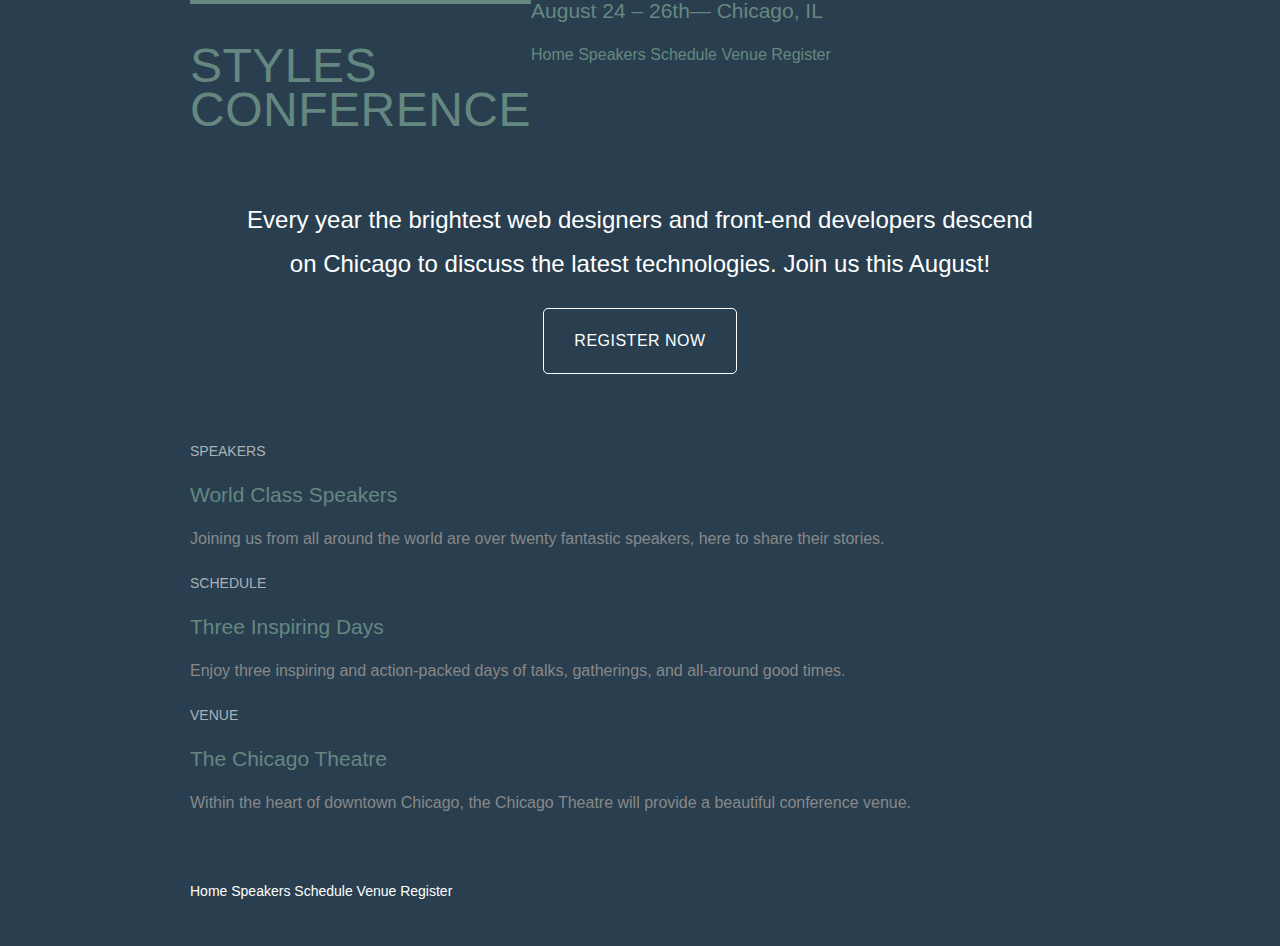
<file: index.html>
<!DOCTYPE html>
<html lang="en">
	<head>
		<meta charset="utf-8">
		<title>Styles Conference!</title>
		<link rel="stylesheet" href="assets/stylesheets/main.css">
	</head>
	<body>

		<header class="container group">
			<h1 class="logo"><a href="index.html">Styles <br> Conference</a></h1>
			<h3> August 24 &ndash; 26th&mdash; Chicago, IL </h3>

			<nav>
				<a href="index.html">Home</a>
				<a href="speakers.html">Speakers</a>
				<a href="schedule.html">Schedule</a>
				<a href="Venue.html">Venue</a>
				<a href="register.html">Register</a>
			</nav>

		</header>


		<section class="hero container">
			
			<p>Every year the brightest web designers and front-end developers descend on Chicago to discuss the latest technologies. Join us this August!</p>

			<a href="register.html" class="btn btn-alt">Register Now </a>
		</section><!--
		--><section class="container">
			<section>
				<a href="speakers.html">
					<h5>Speakers</h5>
					<h3>World Class Speakers</h3>
				</a>
				<p>Joining us from all around the world are over twenty fantastic speakers, here to share their stories.</p>
			</section><!--
		--><section>
				<a href="schedule.html">
					<h5>Schedule</h5>
					<h3>Three Inspiring Days</h3>
				</a>
				<p>Enjoy three inspiring and action-packed days of talks, gatherings, and all-around good times.</p>
			</section><!--
		--><section>
				<a href="venue.html">
					<h5>Venue</h5>
					<h3>The Chicago Theatre</h3>
				</a>
				<p> Within the heart of downtown Chicago, the Chicago Theatre will provide a beautiful conference venue.
				</p>
			</section><!--
		--></section>

		<footer class="primary-footer container group">
			<nav>
				<a href="index.html">Home</a>
				<a href="speakers.html">Speakers</a>
				<a href="schedule.html">Schedule</a>
				<a href="Venue.html">Venue</a>
				<a href="register.html">Register</a>
			</nav>
		</footer>
	</body>
</html>
</file>
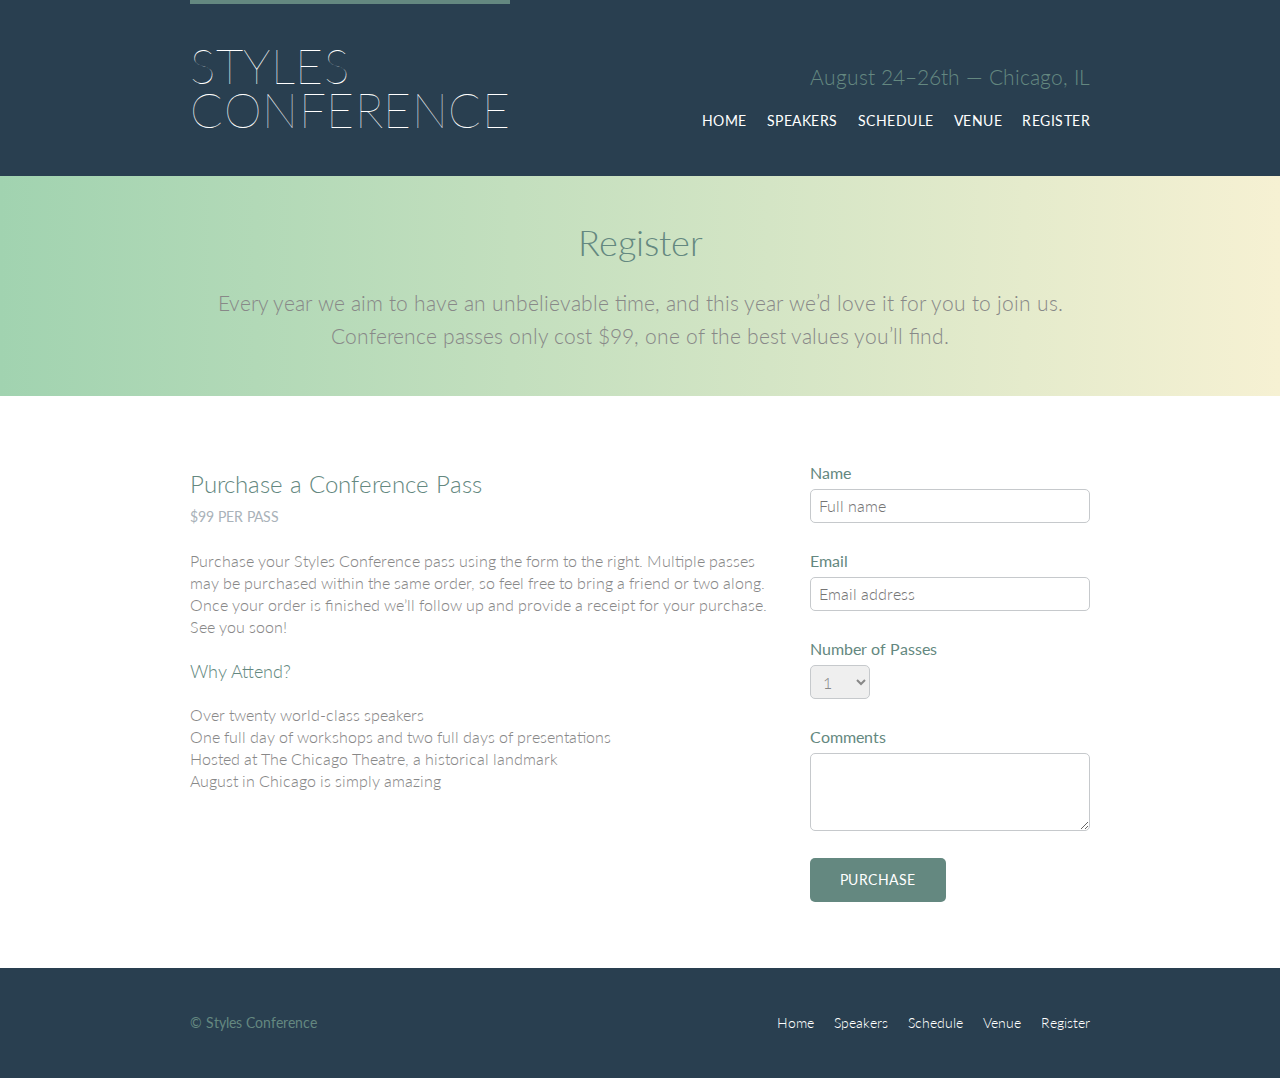
<file: register.html>
<!DOCTYPE html>
<html lang="en">

  <head>
    <meta charset="utf-8">
    <title>Register - Styles Conference</title>
    <link rel="stylesheet" href="assets/stylesheets/main.css">
    <link rel="stylesheet" href="http://fonts.googleapis.com/css?family=Lato:100,300,400">
  </head>

  <body>

     

    <header class="primary-header container group">
      <h1 class="logo">
        <a href="index.html">Styles <br> Conference</a>
      </h1>
      <h3 class="tagline">August 24&ndash;26th &mdash; Chicago, IL</h3>
      <nav class="nav primary-nav">
        <ul>
          <li><a href="index.html">Home</a></li><!--
          --><li><a href="speakers.html">Speakers</a></li><!--
          --><li><a href="schedule.html">Schedule</a></li><!--
          --><li><a href="venue.html">Venue</a></li><!--
          --><li><a href="register.html">Register</a></li>
        </ul>
      </nav>
    </header>




    <section class="row-alt">
      <div class="lead container">
        <h1>Register</h1>
        <p>Every year we aim to have an unbelievable time, and this year we&#8217;d love it for you to join us. Conference passes only cost $99, one of the best values you&#8217;ll find.</p>
      </div>
    </section>
        <section class="row">
          <div class="grid">
            <section class="col-2-3">

                <h2>Purchase a Conference Pass</h2>
                <h5>$99 per Pass</h5>
                <p>Purchase your Styles Conference pass using the form to the right. Multiple passes may be purchased within the same order, so feel free to bring a friend or two along. Once your order is finished we&#8217;ll follow up and provide a receipt for your purchase. See you soon!</p>
                <h4>Why Attend?</h4>
                <ul class="why-attend">
                <li>Over twenty world-class speakers</li>
                  <li>One full day of workshops and two full days of presentations</li>
                  <li>Hosted at The Chicago Theatre, a historical landmark</li>
                  <li>August in Chicago is simply amazing</li>
                </ul>
            </section><!--
            --><form class="col-1-3" action="#" method="post">
                    <fieldset class="register-group">
                      <label>
                        Name
                        <input type="text" name="name" placeholder="Full name" required>
                      </label>
                      <label>
                        Email
                        <input type="email" name="email" placeholder="Email address" required>
                      </label>
                      <label>
                        Number of Passes
                        <select name="quantity" required>
                          <option value="1" selected>1</option>
                          <option value="2">2</option>
                          <option value="3">3</option>
                          <option value="4">4</option>
                          <option value="5">5</option>
                        </select>
                      </label>
                      <label>
                        Comments
                        <textarea name="comments"></textarea>
                      </label>
                    </fieldset>
                    <input class="btn btn-default" type="submit" name="submit" value="Purchase">
            </form>
          </div>
        </section>
    <footer class="primary-footer container group">
      <small>&copy; Styles Conference</small>
      <nav class="nav">
        <ul>
          <li><a href="index.html">Home</a></li><!--
          --><li><a href="speakers.html">Speakers</a></li><!--
          --><li><a href="schedule.html">Schedule</a></li><!--
          --><li><a href="venue.html">Venue</a></li><!--
          --><li><a href="register.html">Register</a></li>
        </ul>
      </nav>
    </footer>
  </body>
</html>
</file>
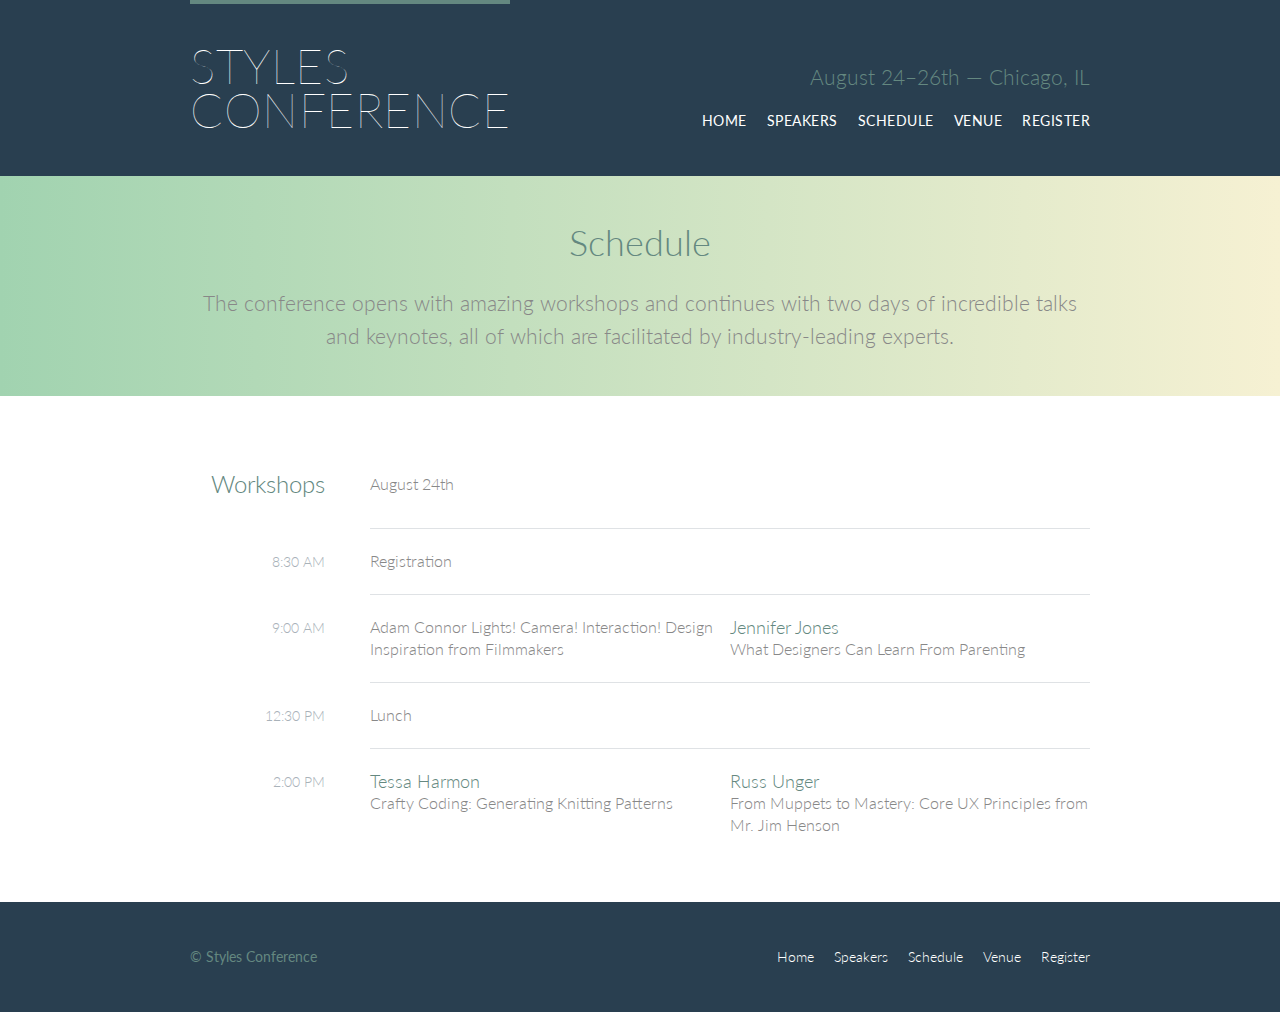
<file: schedule.html>
<!DOCTYPE html>
<html lang="en">

  <head>
    <meta charset="utf-8">
    <title>Schedule - Styles Conference</title>
    <link rel="stylesheet" href="assets/stylesheets/main.css">
    <link rel="stylesheet" href="http://fonts.googleapis.com/css?family=Lato:100,300,400">
  </head>

  <body>

    <header class="primary-header container group">

      <h1 class="logo">
        <a href="index.html">Styles <br> Conference</a>
      </h1>

      <h3 class="tagline">August 24&ndash;26th &mdash; Chicago, IL</h3>

      <nav class="nav primary-nav">
        <ul>
          <li><a href="index.html">Home</a></li><!--
          --><li><a href="speakers.html">Speakers</a></li><!--
          --><li><a href="schedule.html">Schedule</a></li><!--
          --><li><a href="venue.html">Venue</a></li><!--
          --><li><a href="register.html">Register</a></li>
        </ul>
      </nav>

    </header>
    <section class="row-alt">
      <div class="lead container">

        <h1>Schedule</h1>

        <p>The conference opens with amazing workshops and continues with two days of incredible talks and keynotes, all of which are facilitated by industry-leading experts.</p>

      </div>
    </section>

    <section class="row">
      <div class="container">

         <table>
      <thead>
        <tr>
          <th scope="row">
            Workshops
          </th>
          <td class="schedule-offset" colspan="2">
            August 24th
          </td>
        </tr>
      </thead>
      <tbody>
        <tr>
          <th scope="row">
            <time datetime="8:30:00">8:30 AM</time>
          </th>
          <td class="schedule-offset" colspan="2">
            Registration
          </td>
        </tr>
        <tr>
          <th scope="row">
            <time datetime="9:00:00">9:00 AM</time>
          </th>
          <td>
            <a href="speakers.html#adam-connor">
              <t4>Adam Connor</t4>
              Lights! Camera! Interaction! Design Inspiration from Filmmakers
            </a>
          </td>
          <td>
            <a hreff="speakers.html#jennifer-jones">
              <h4>Jennifer Jones</h4>
              What Designers Can Learn From Parenting
            </a>
          </td>
        </tr>
        <tr> 
          <th scope="row">
            <time datetime="12:30:00">12:30 PM</time>
          </th>
          <td class="schedule-offset" colspan="2">
            Lunch
          </td>
        </tr>
        <tr>
          <th scope="row">
            <time datetime="14:00">2:00 PM</time>
          </th>
          <td>
            <a hre="speakers.html#tessa-harmon">
              <h4>Tessa Harmon</h4>
              Crafty Coding: Generating Knitting Patterns
            </a>
          </td>
          <td>
            <a href="speakers.html#russ-unger">
              <h4>Russ Unger</h4>
              From Muppets to Mastery: Core UX Principles from Mr. Jim Henson
            </a>
          </td>
        </tr>
      </tbody>
    </table>

      </div>
    </section>

    <footer class="primary-footer container group">

      <small>&copy; Styles Conference</small>

      <nav class="nav">
        <ul>
          <li><a href="index.html">Home</a></li><!--
          --><li><a href="speakers.html">Speakers</a></li><!--
          --><li><a href="schedule.html">Schedule</a></li><!--
          --><li><a href="venue.html">Venue</a></li><!--
          --><li><a href="register.html">Register</a></li>
        </ul>
      </nav>

    </footer>

  </body>
</html>
</file>
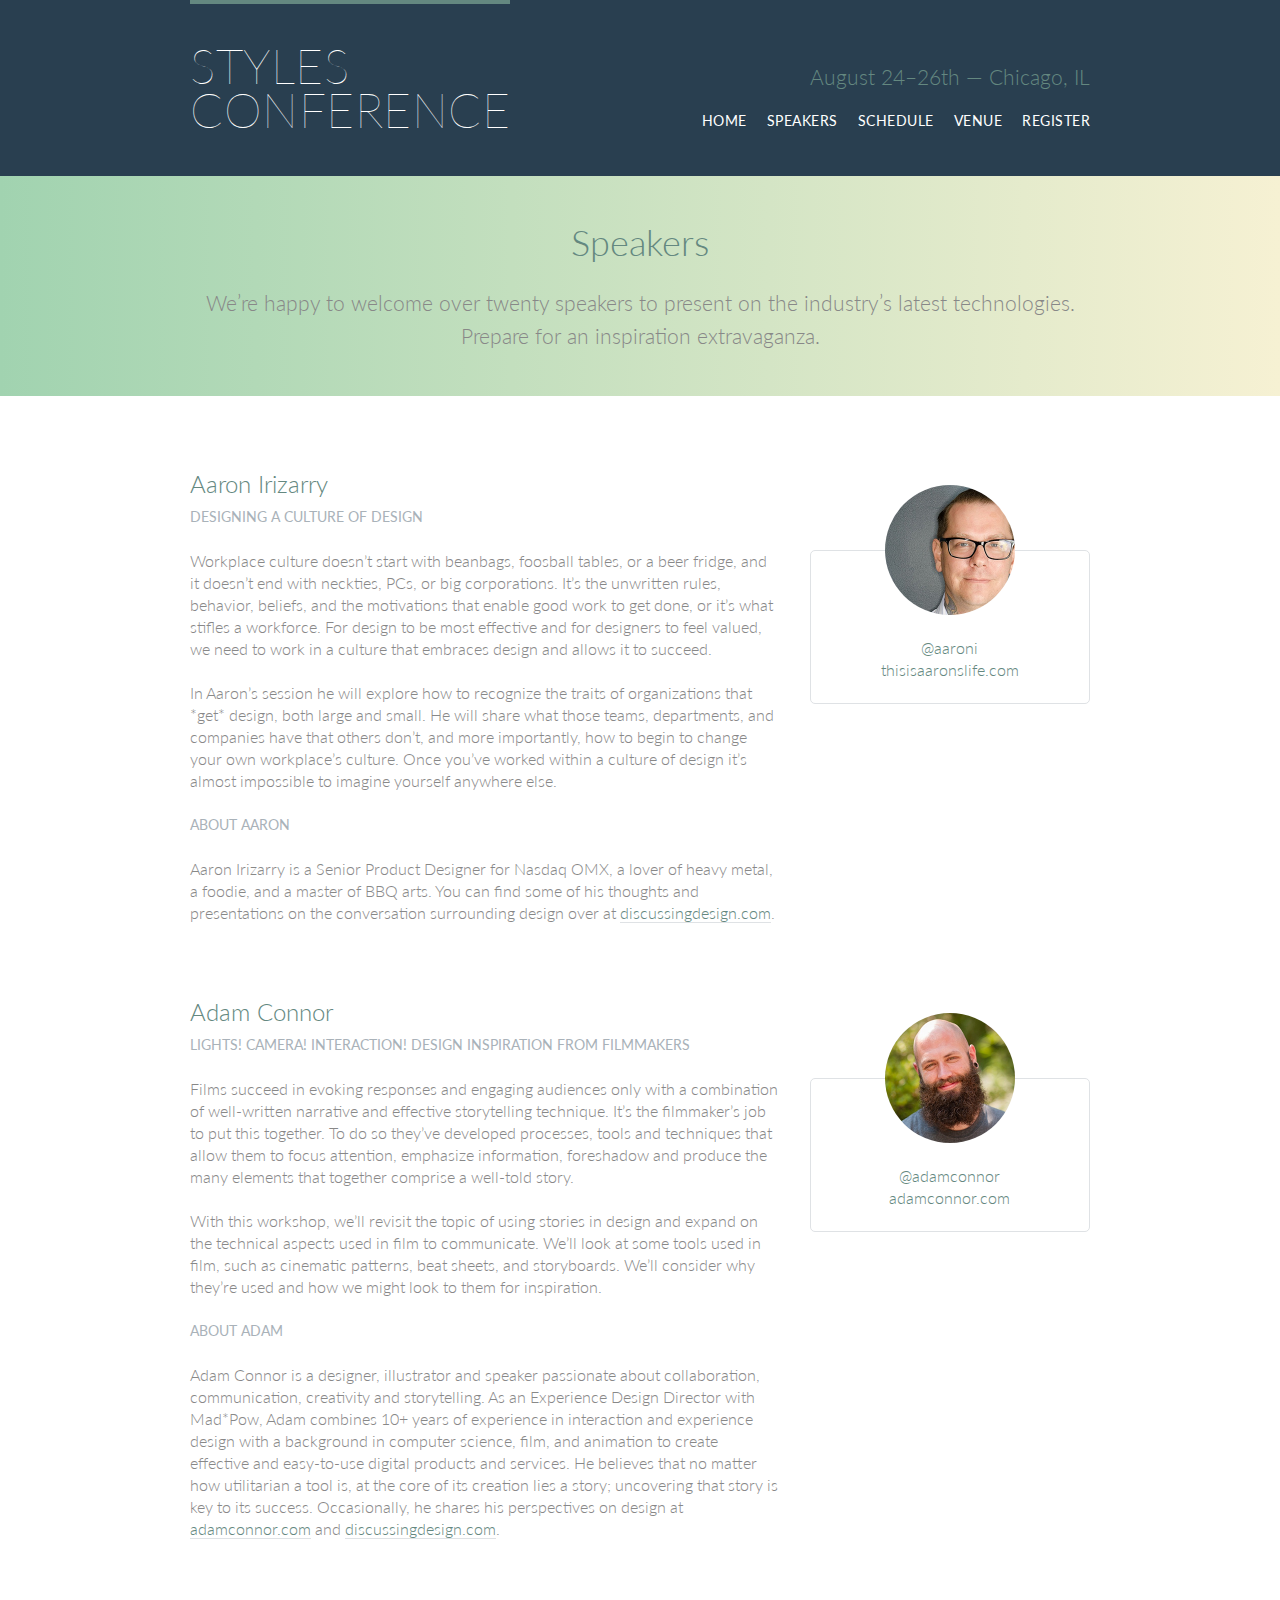
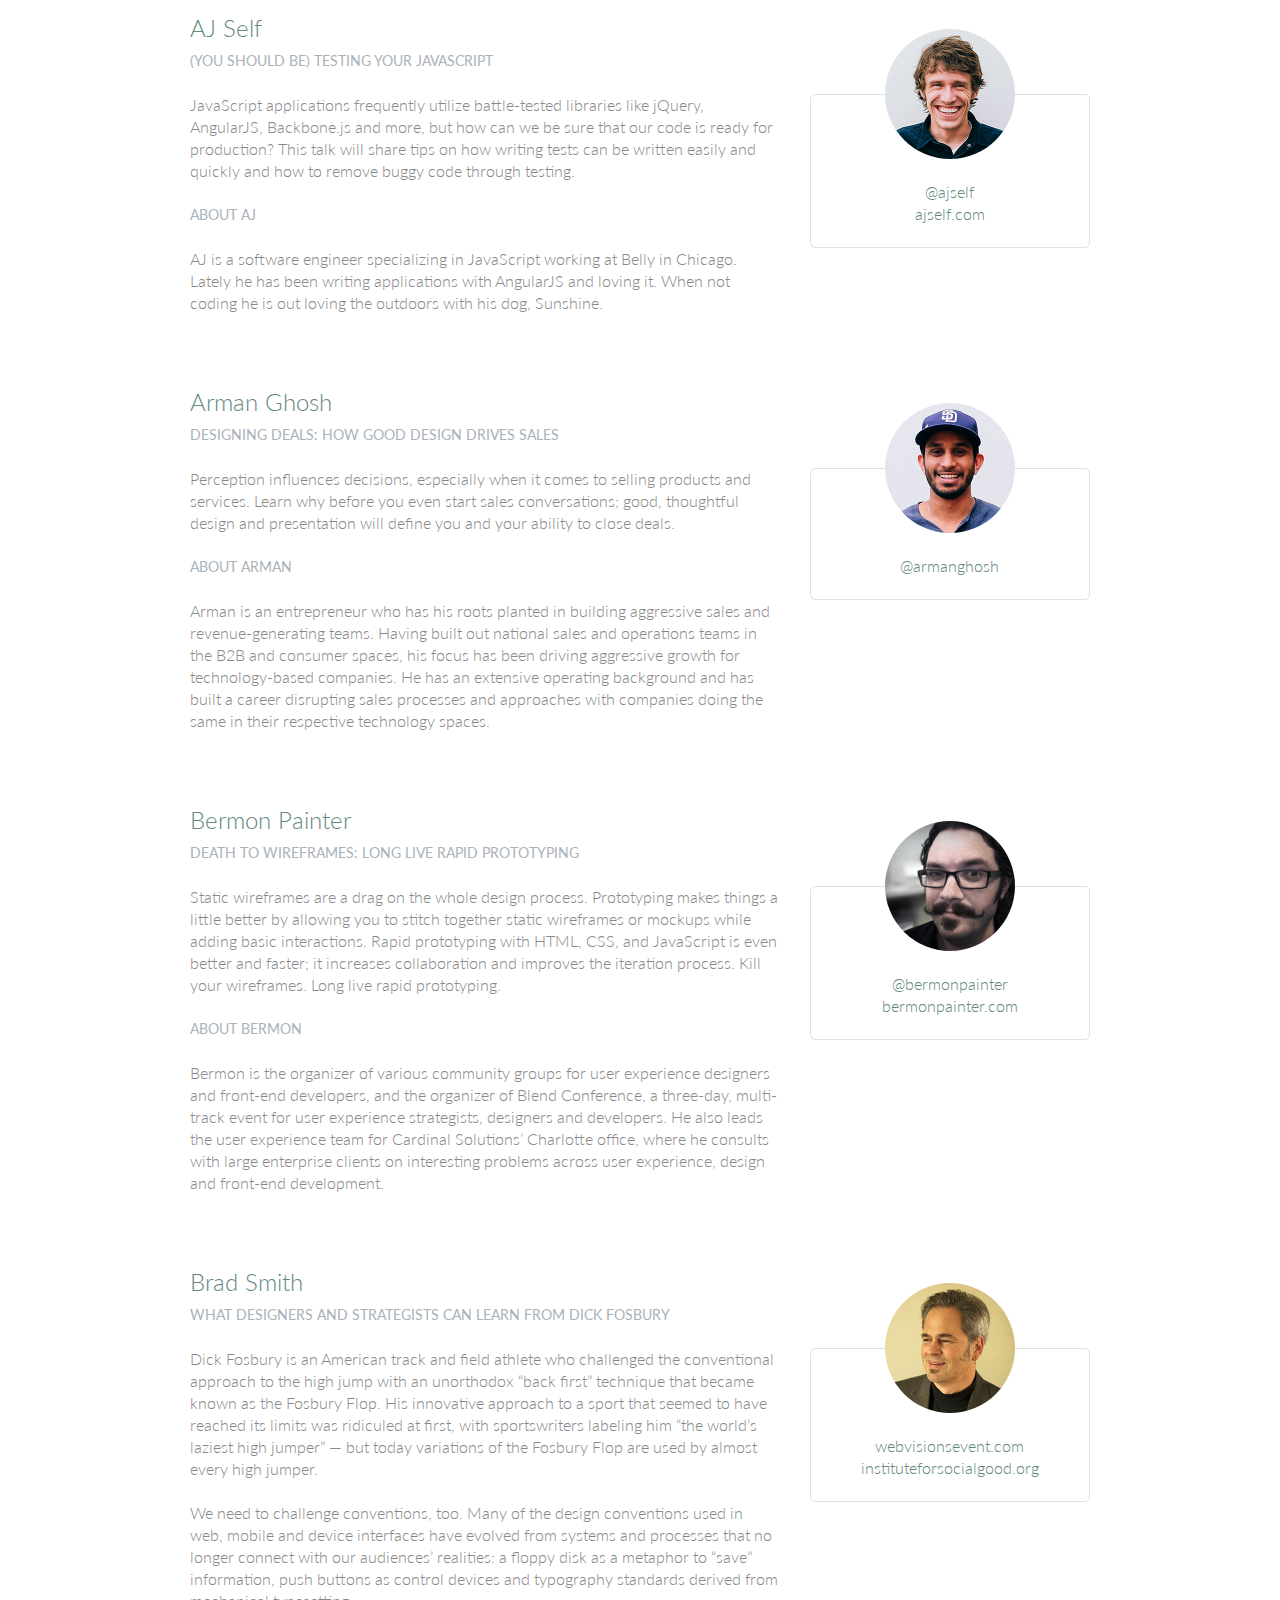
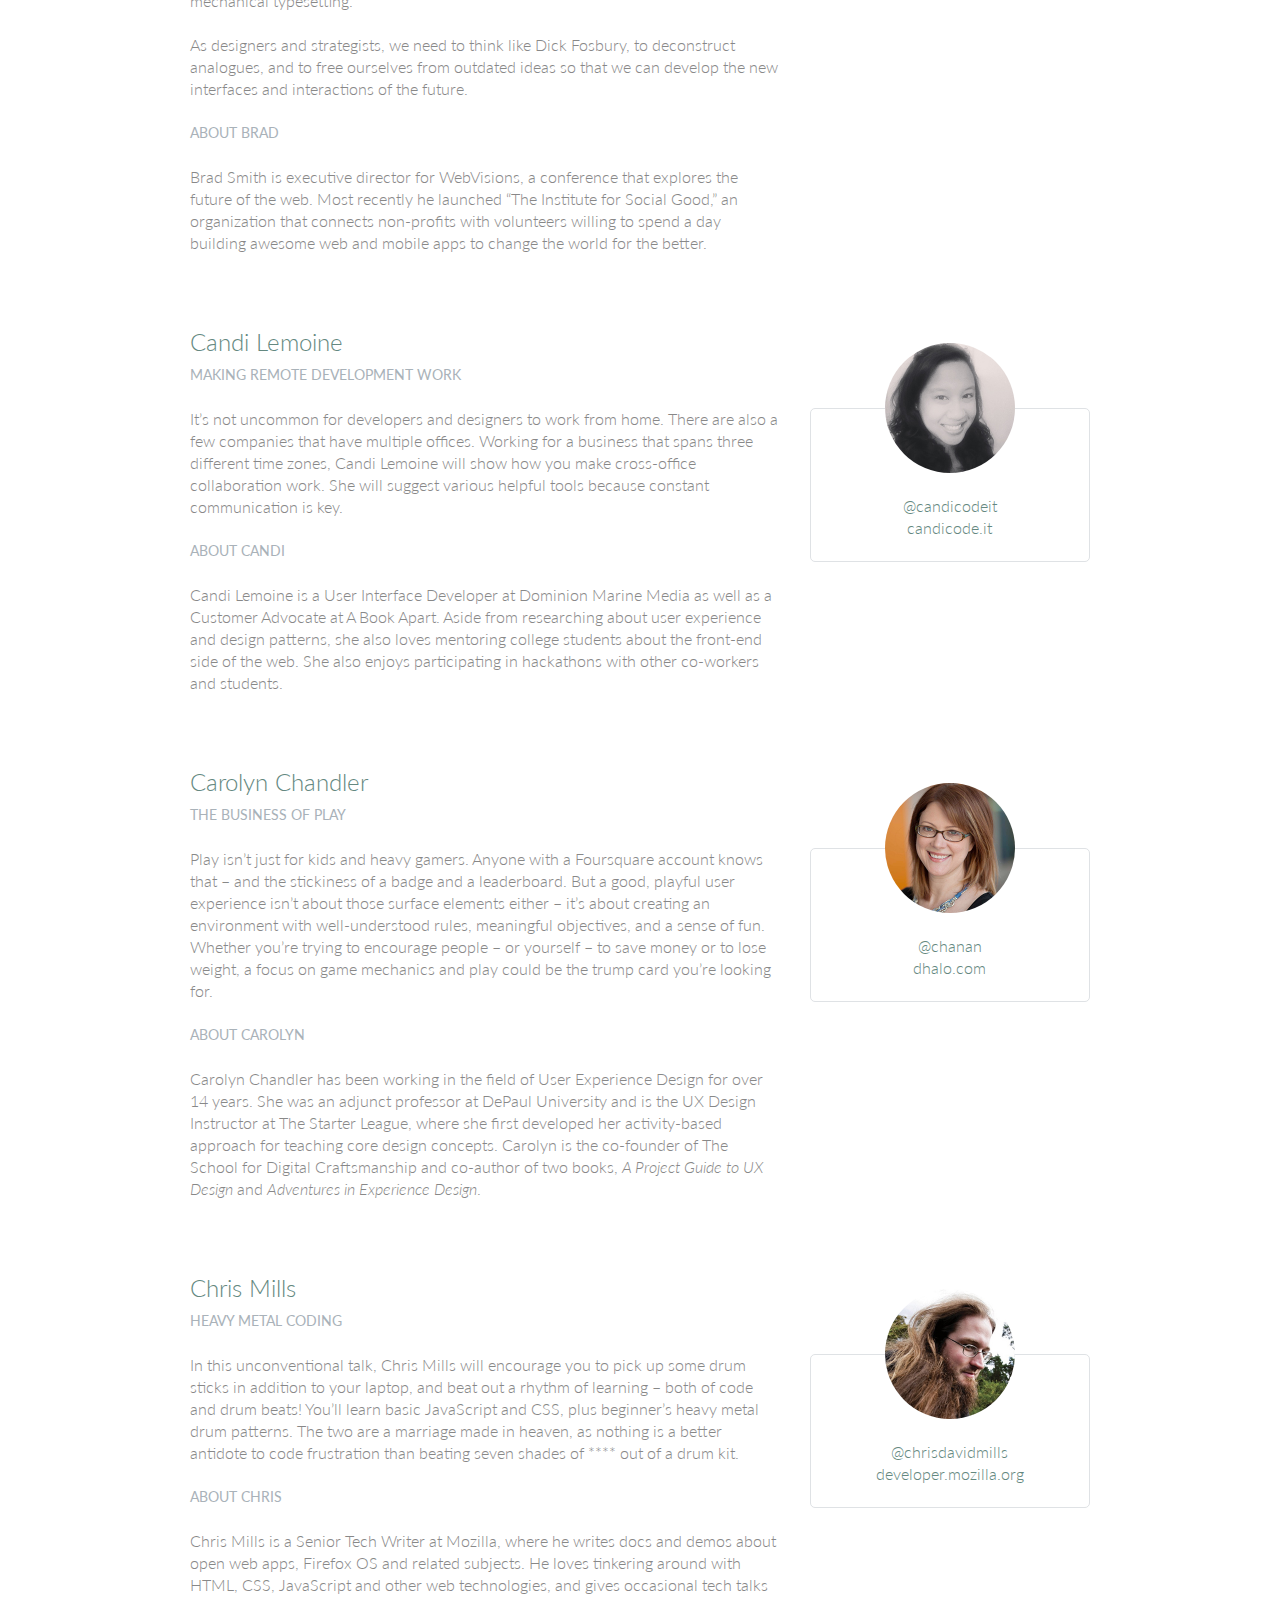
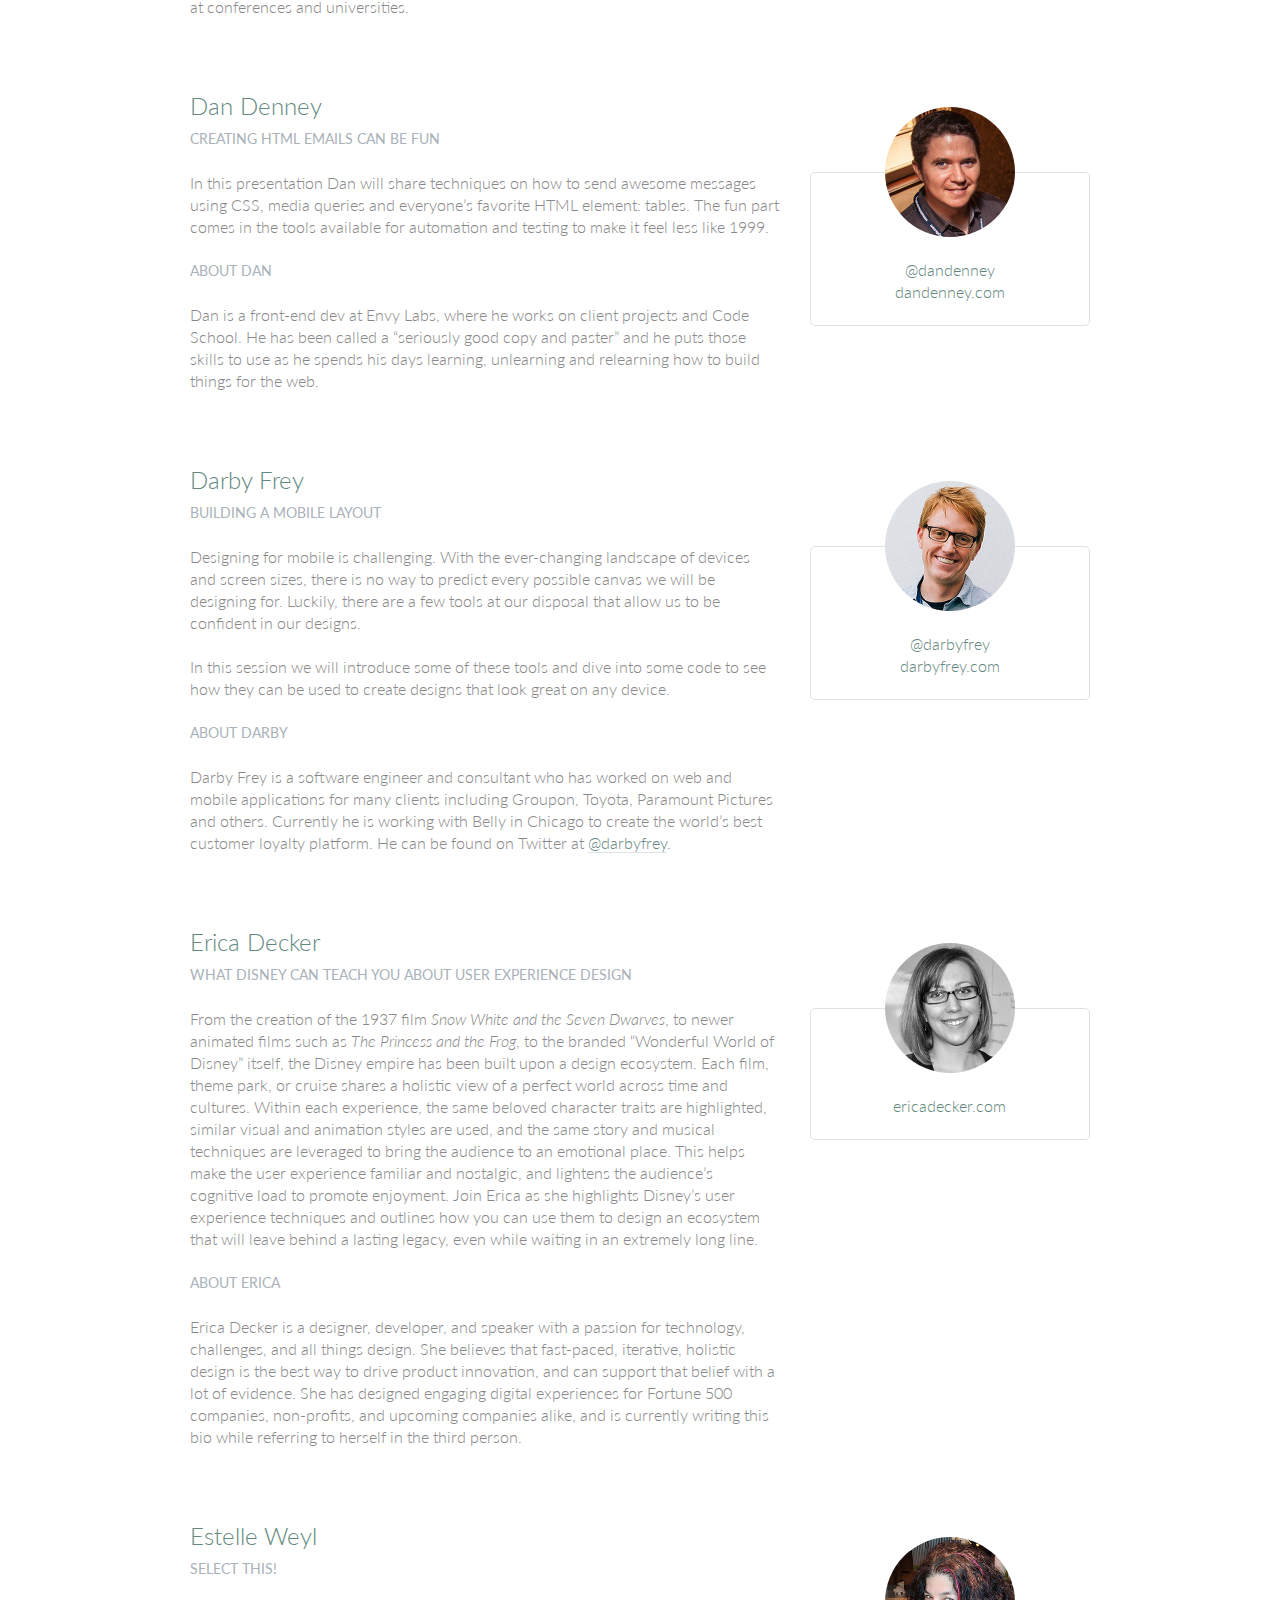
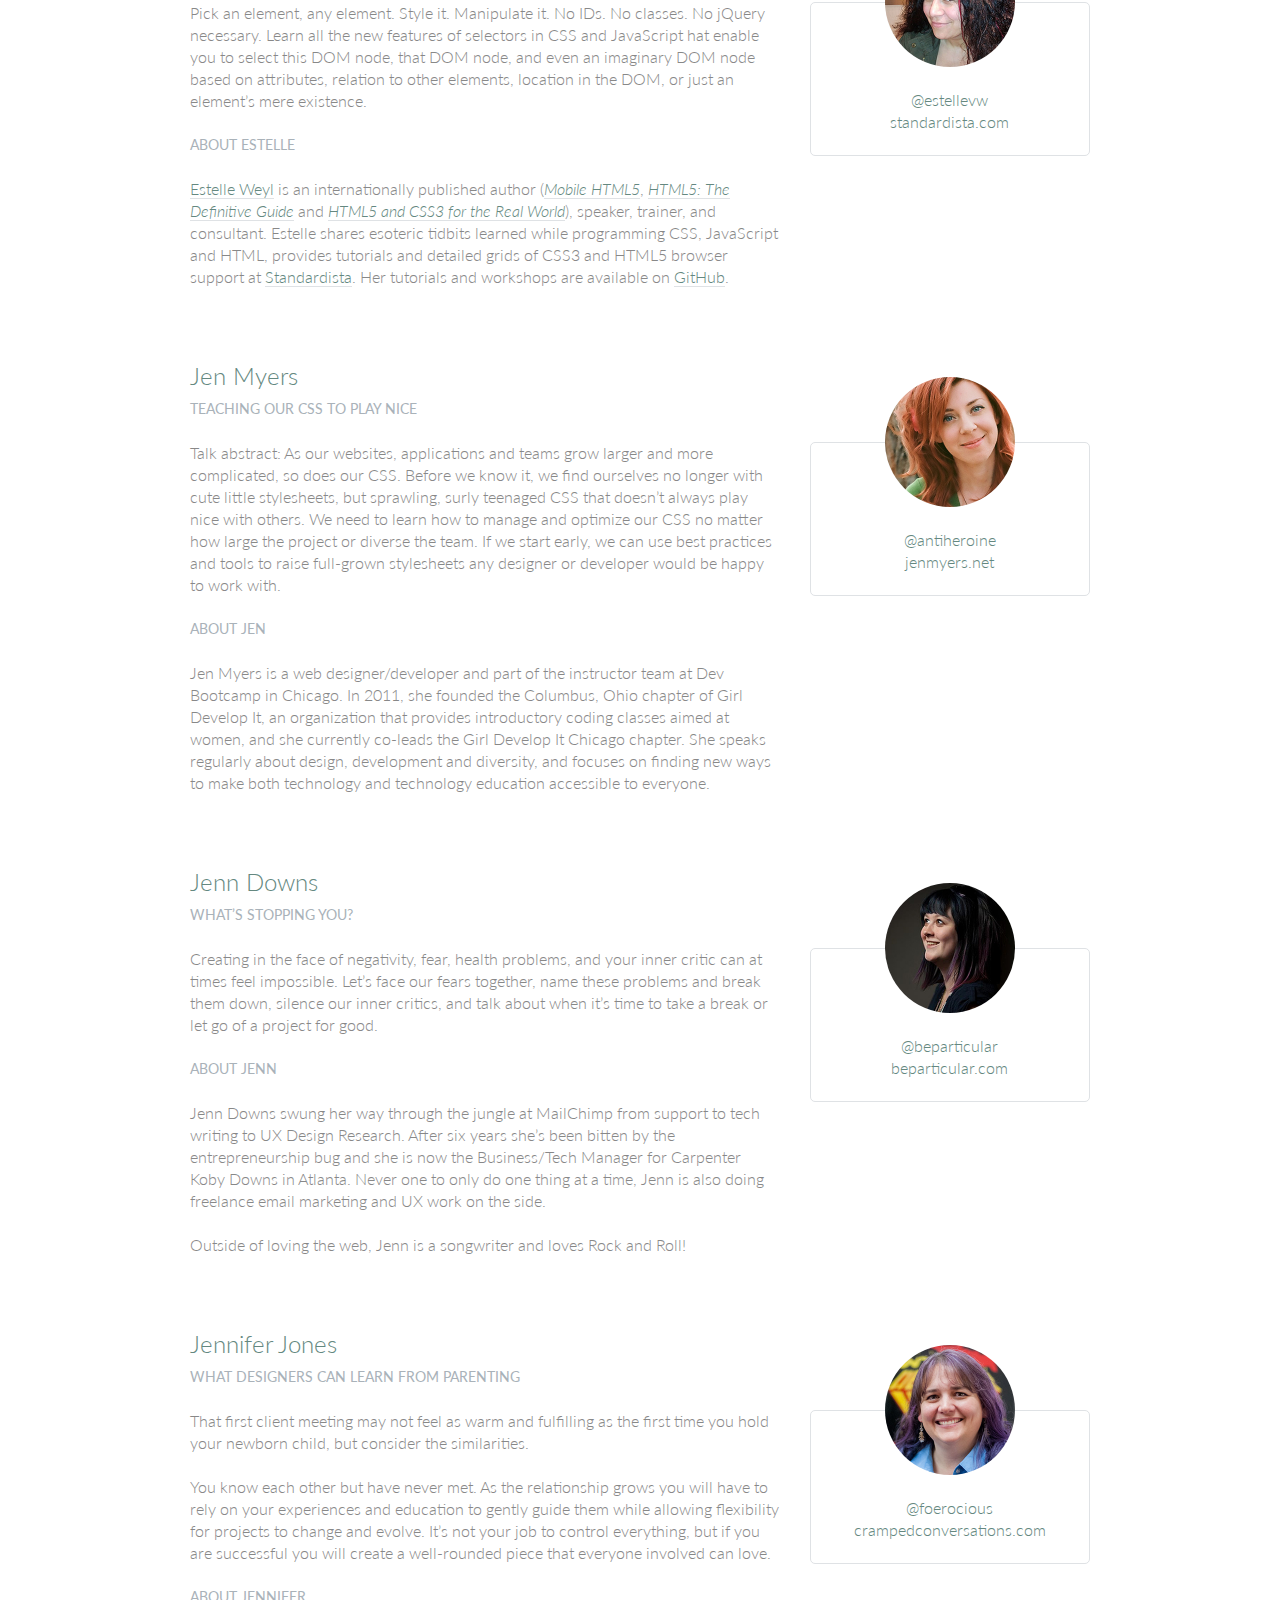
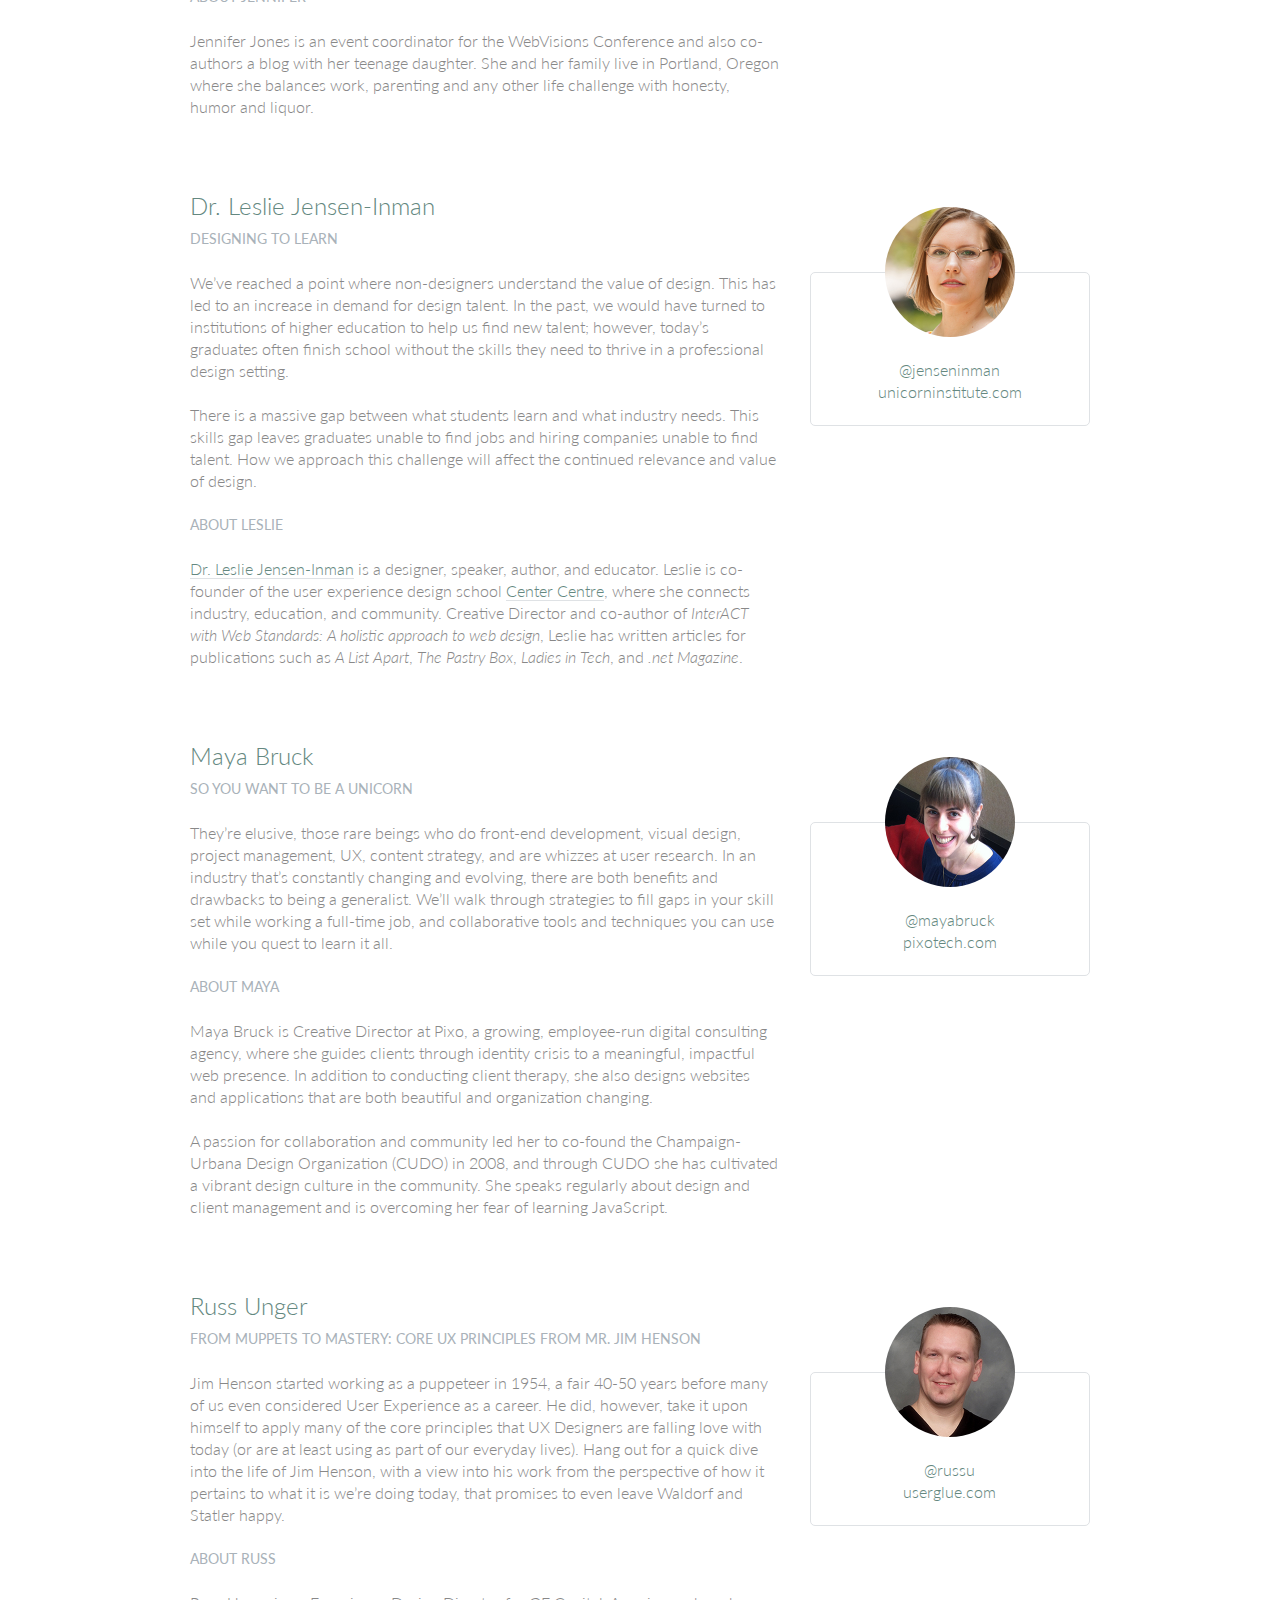
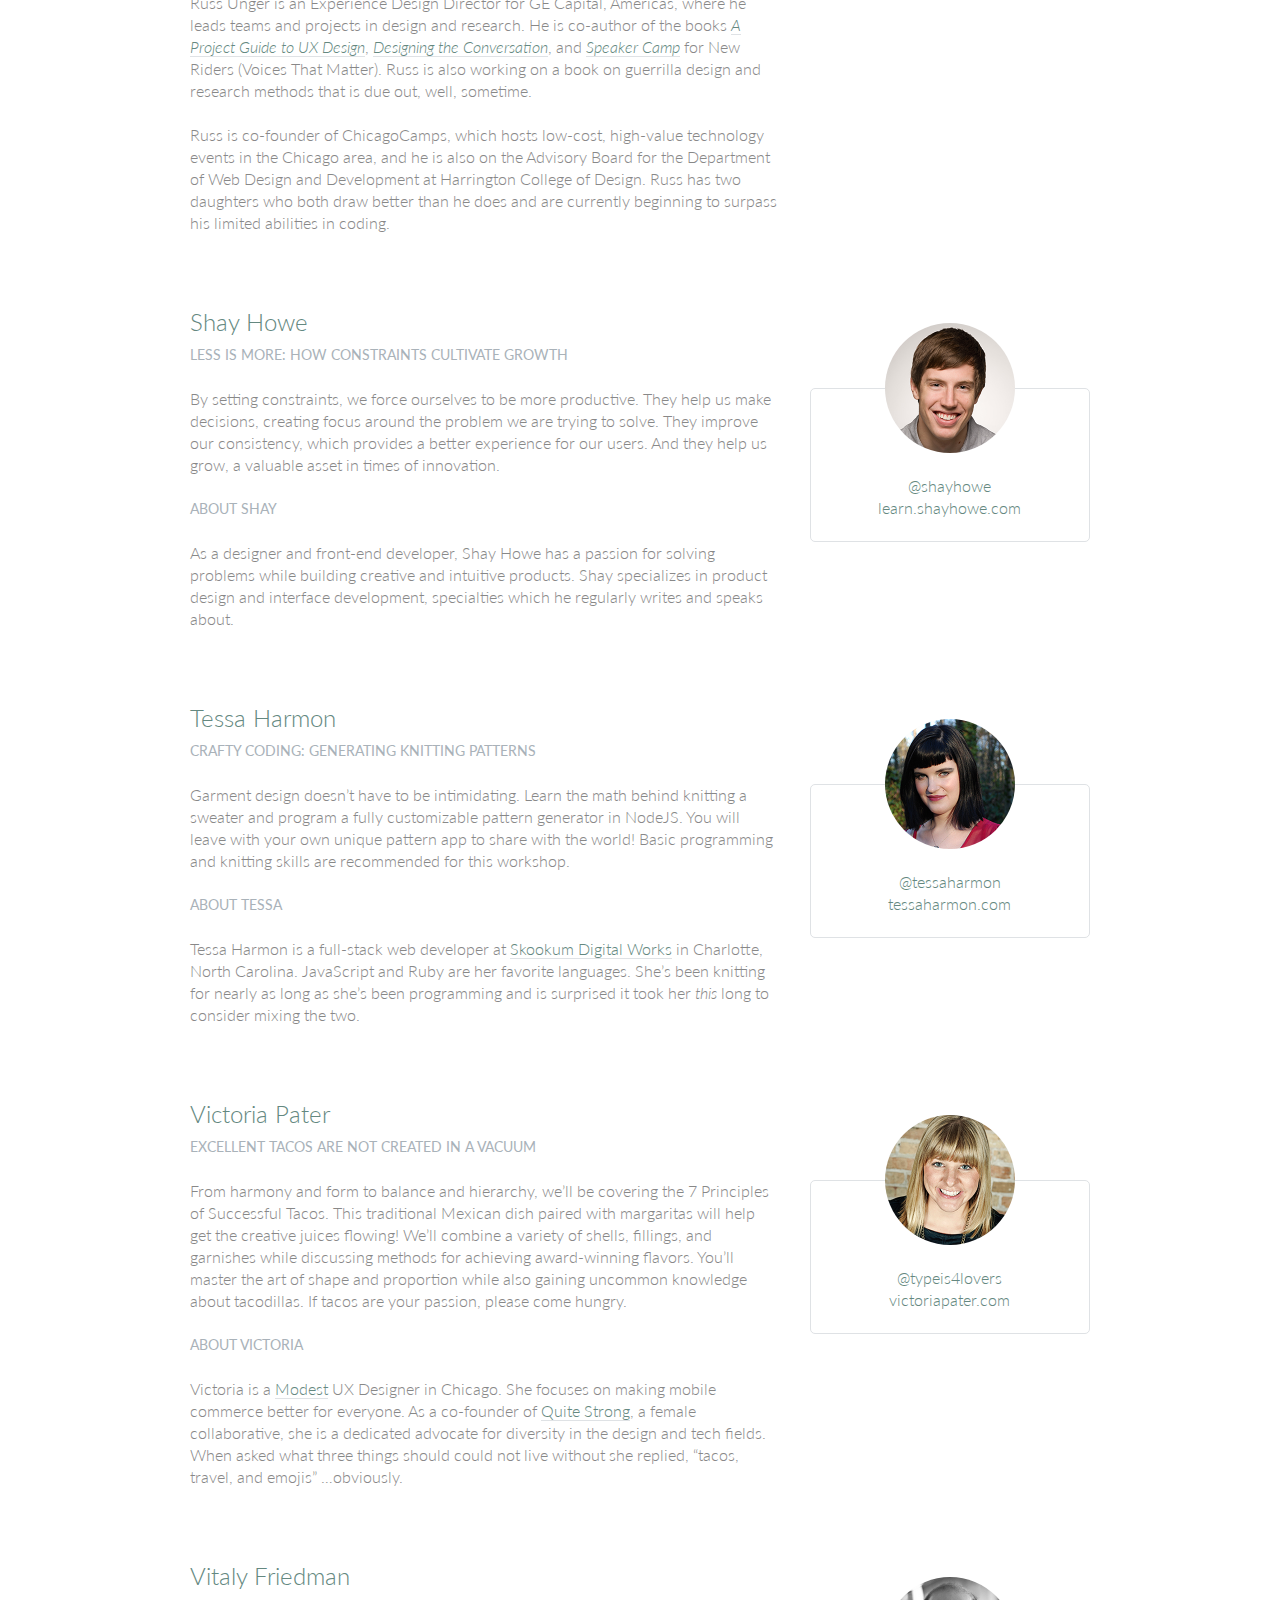
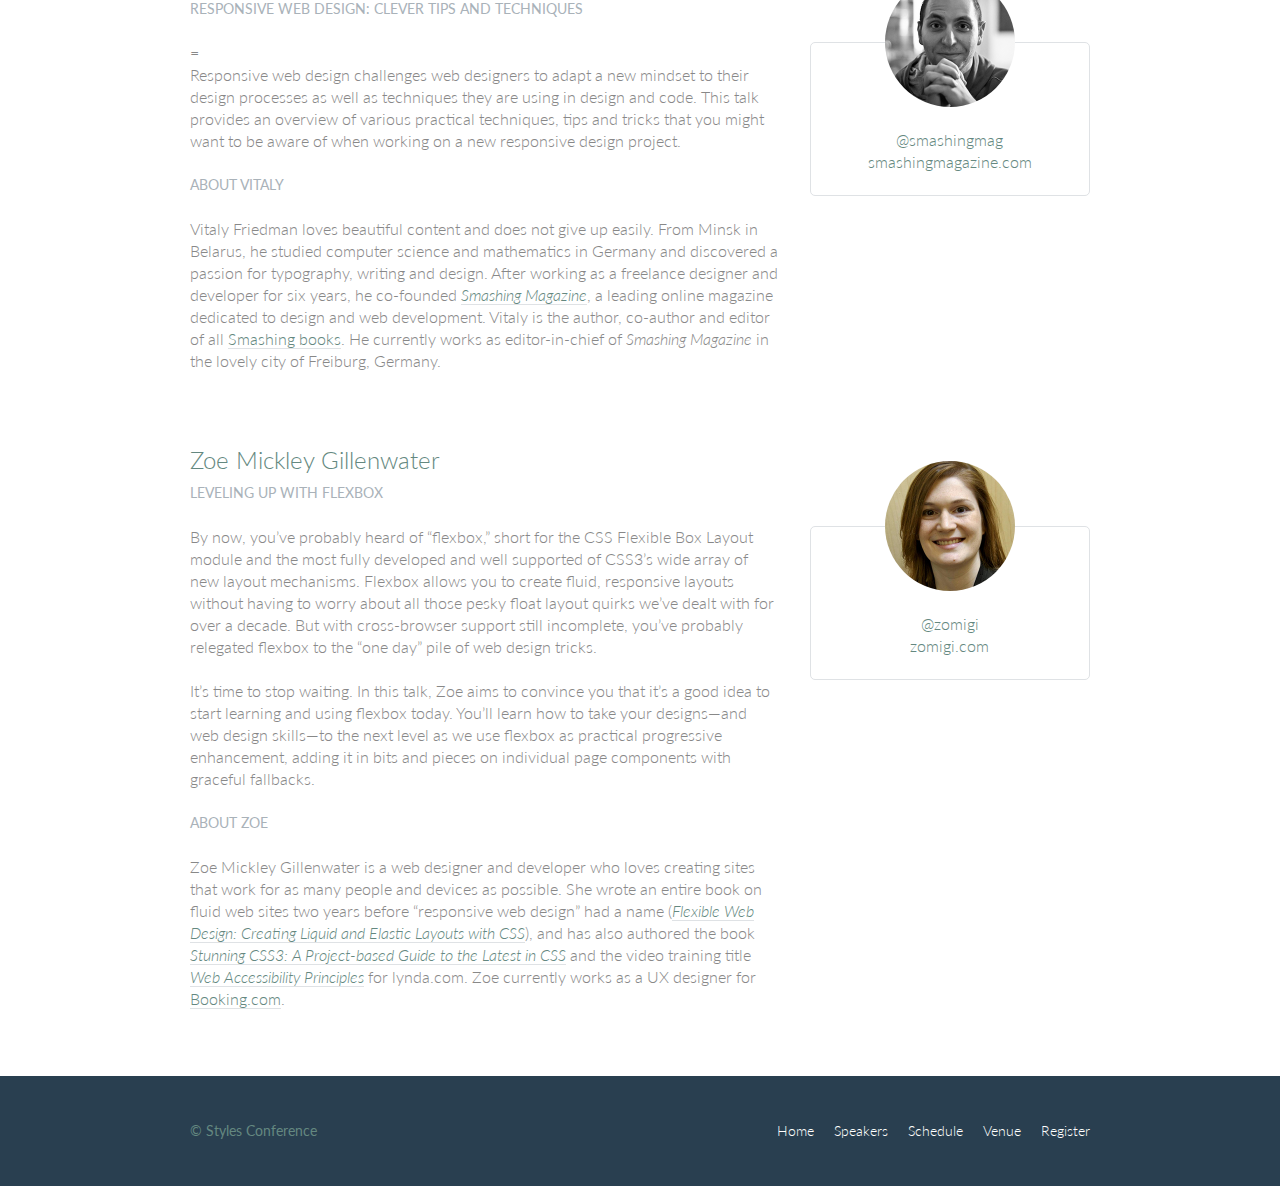
<file: speakers.html>
<!DOCTYPE html>
<html lang="en">

  <head>
    <meta charset="utf-8">
    <title>Speakers - Styles Conference</title>
    <link rel="stylesheet" href="assets/stylesheets/main.css">
    <link rel="stylesheet" href="http://fonts.googleapis.com/css?family=Lato:100,300,400">
  </head>

  <body>
    <header class="primary-header container group">

      <h1 class="logo">
        <a href="index.html">Styles <br> Conference</a>
      </h1>

      <h3 class="tagline">August 24&ndash;26th &mdash; Chicago, IL</h3>

      <nav class="nav primary-nav">
        <ul>
          <li><a href="index.html">Home</a></li><!--
          --><li><a href="speakers.html">Speakers</a></li><!--
          --><li><a href="schedule.html">Schedule</a></li><!--
          --><li><a href="venue.html">Venue</a></li><!--
          --><li><a href="register.html">Register</a></li>
        </ul>
      </nav>

    </header>
    <section class="row-alt">
      <div class="lead container">

        <h1>Speakers</h1>

        <p>We&#8217;re happy to welcome over twenty speakers to present on the industry&#8217;s latest technologies. Prepare for an inspiration extravaganza.</p>

      </div>
    </section>
    <section class="row">
      <div class="grid">

        <!-- Aaron Irizarry -->

        <section class="speaker" id="aaron-irizarry">

          <div class="col-2-3">

            <h2>Aaron Irizarry</h2>
            <h5>Designing a Culture of Design</h5>

            <p>Workplace culture doesn&#8217;t start with beanbags, foosball tables, or a beer fridge, and it doesn&#8217;t end with neckties, PCs, or big corporations. It&#8217;s the unwritten rules, behavior, beliefs, and the motivations that enable good work to get done, or it&#8217;s what stifles a workforce. For design to be most effective and for designers to feel valued, we need to work in a culture that embraces design and allows it to succeed.</p>

            <p>In Aaron&#8217;s session he will explore how to recognize the traits of organizations that *get* design, both large and small. He will share what those teams, departments, and companies have that others don&#8217;t, and more importantly, how to begin to change your own workplace&#8217;s culture. Once you&#8217;ve worked within a culture of design it&#8217;s almost impossible to imagine yourself anywhere else.</p>

            <h5>About Aaron</h5>

            <p>Aaron Irizarry is a Senior Product Designer for Nasdaq OMX, a lover of heavy metal, a foodie, and a master of BBQ arts. You can find some of his thoughts and presentations on the conversation surrounding design over at <a href="http://www.discussingdesign.com/">discussingdesign.com</a>.</p>

          </div><!--

          --><aside class="col-1-3">
            <div class="speaker-info">

              <img src="assets/images/speakers/aaron-irizarry.jpg" alt="Aaron Irizarry">

              <ul>
                <li><a href="https://twitter.com/aaroni">@aaroni</a></li>
                <li><a href="http://www.thisisaaronslife.com/">thisisaaronslife.com</a></li>
              </ul>

            </div>
          </aside>

        </section>

        <section class="speaker" id="adam-connor">

          <div class="col-2-3">

            <h2>Adam Connor</h2>
            <h5>Lights! Camera! Interaction! Design Inspiration from Filmmakers</h5>

            <p>Films succeed in evoking responses and engaging audiences only with a combination of well-written narrative and effective storytelling technique. It&#8217;s the filmmaker&#8217;s job to put this together. To do so they&#8217;ve developed processes, tools and techniques that allow them to focus attention, emphasize information, foreshadow and produce the many elements that together comprise a well-told story.</p>

            <p>With this workshop, we&#8217;ll revisit the topic of using stories in design and expand on the technical aspects used in film to communicate. We&#8217;ll look at some tools used in film, such as cinematic patterns, beat sheets, and storyboards. We&#8217;ll consider why they&#8217;re used and how we might look to them for inspiration.</p>

            <h5>About Adam</h5>

            <p>Adam Connor is a designer, illustrator and speaker passionate about collaboration, communication, creativity and storytelling. As an Experience Design Director with Mad*Pow, Adam combines 10+ years of experience in interaction and experience design with a background in computer science, film, and animation to create effective and easy-to-use digital products and services. He believes that no matter how utilitarian a tool is, at the core of its creation lies a story; uncovering that story is key to its success. Occasionally, he shares his perspectives on design at <a href="http://adamconnor.com/">adamconnor.com</a> and <a href="http://www.discussingdesign.com/">discussingdesign.com</a>.</p>

          </div><!--

          --><aside class="col-1-3">
            <div class="speaker-info">

              <img src="assets/images/speakers/adam-connor.jpg" alt="Adam Connor">

              <ul>
                <li><a href="https://twitter.com/adamconnor">@adamconnor</a></li>
                <li><a href="http://adamconnor.com/">adamconnor.com</a></li>
              </ul>

            </div>
          </aside>

        </section>

        <section class="speaker" id="aj-self">

          <div class="col-2-3">

            <h2>AJ Self</h2>
            <h5>(You Should Be) Testing Your JavaScript</h5>

            <p>JavaScript applications frequently utilize battle-tested libraries like jQuery, AngularJS, Backbone.js and more, but how can we be sure that our code is ready for production? This talk will share tips on how writing tests can be written easily and quickly and how to remove buggy code through testing.</p>

            <h5>About AJ</h5>

            <p>AJ is a software engineer specializing in JavaScript working at Belly in Chicago. Lately he has been writing applications with AngularJS and loving it. When not coding he is out loving the outdoors with his dog, Sunshine.</p>

          </div><!--

          --><aside class="col-1-3">
            <div class="speaker-info">

              <img src="assets/images/speakers/aj-self.jpg" alt="AJ Self">

              <ul>
                <li><a href="https://twitter.com/ajself">@ajself</a></li>
                <li><a href="http://www.ajself.com/">ajself.com</a></li>
              </ul>

            </div>
          </aside>

        </section>

        <section class="speaker" id="arman-ghosh">

          <div class="col-2-3">

            <h2>Arman Ghosh</h2>
            <h5>Designing Deals: How Good Design Drives Sales</h5>

            <p>Perception influences decisions, especially when it comes to selling products and services. Learn why before you even start sales conversations; good, thoughtful design and presentation will define you and your ability to close deals.</p>

            <h5>About Arman</h5>

            <p>Arman is an entrepreneur who has his roots planted in building aggressive sales and revenue-generating teams. Having built out national sales and operations teams in the B2B and consumer spaces, his focus has been driving aggressive growth for technology-based companies. He has an extensive operating background and has built a career disrupting sales processes and approaches with companies doing the same in their respective technology spaces.</p>

          </div><!--

          --><aside class="col-1-3">
            <div class="speaker-info">

              <img src="assets/images/speakers/arman-ghosh.jpg" alt="Arman Ghosh">

              <ul>
                <li><a href="https://twitter.com/armanghosh">@armanghosh</a></li>
              </ul>

            </div>
          </aside>

        </section>

        <section class="speaker" id="bermon-painter">

          <div class="col-2-3">

            <h2>Bermon Painter</h2>
            <h5>Death to Wireframes: Long Live Rapid Prototyping</h5>

            <p>Static wireframes are a drag on the whole design process. Prototyping makes things a little better by allowing you to stitch together static wireframes or mockups while adding basic interactions. Rapid prototyping with HTML, CSS, and JavaScript is even better and faster; it increases collaboration and improves the iteration process. Kill your wireframes. Long live rapid prototyping.</p>

            <h5>About Bermon</h5>

            <p>Bermon is the organizer of various community groups for user experience designers and front-end developers, and the organizer of Blend Conference, a three-day, multi-track event for user experience strategists, designers and developers. He also leads the user experience team for Cardinal Solutions&#8217; Charlotte office, where he consults with large enterprise clients on interesting problems across user experience, design and front-end development.</p>

          </div><!--

          --><aside class="col-1-3">
            <div class="speaker-info">

              <img src="assets/images/speakers/bermon-painter.jpg" alt="Bermon Painter">

              <ul>
                <li><a href="https://twitter.com/bermonpainter">@bermonpainter</a></li>
                <li><a href="http://bermonpainter.com/">bermonpainter.com</a></li>
              </ul>

            </div>
          </aside>

        </section>

        <section class="speaker" id="brad-smith">

          <div class="col-2-3">

            <h2>Brad Smith</h2>
            <h5>What Designers and Strategists Can Learn from Dick Fosbury</h5>

            <p>Dick Fosbury is an American track and field athlete who challenged the conventional approach to the high jump with an unorthodox &#8220;back first&#8221; technique that became known as the Fosbury Flop. His innovative approach to a sport that seemed to have reached its limits was ridiculed at first, with sportswriters labeling him &#8220;the world&#8217;s laziest high jumper&#8221; &#8212; but today variations of the Fosbury Flop are used by almost every high jumper.</p>

            <p>We need to challenge conventions, too. Many of the design conventions used in web, mobile and device interfaces have evolved from systems and processes that no longer connect with our audiences&#8217; realities: a floppy disk as a metaphor to &#8220;save&#8221; information, push buttons as control devices and typography standards derived from mechanical typesetting.</p>

            <p>As designers and strategists, we need to think like Dick Fosbury, to deconstruct analogues, and to free ourselves from outdated ideas so that we can develop the new interfaces and interactions of the future.</p>

            <h5>About Brad</h5>

            <p>Brad Smith is executive director for WebVisions, a conference that explores the future of the web. Most recently he launched &#8220;The Institute for Social Good,&#8221; an organization that connects non-profits with volunteers willing to spend a day building awesome web and mobile apps to change the world for the better.</p>

          </div><!--

          --><aside class="col-1-3">
            <div class="speaker-info">

              <img src="assets/images/speakers/brad-smith.jpg" alt="Brad Smith">

              <ul>
                <li><a href="http://www.webvisionsevent.com/">webvisionsevent.com</a></li>
                <li><a href="http://www.instituteforsocialgood.org/">instituteforsocialgood.org</a></li>
              </ul>

            </div>
          </aside>

        </section>

        <section class="speaker" id="candi-lemoine">

          <div class="col-2-3">

            <h2>Candi Lemoine</h2>
            <h5>Making Remote Development Work</h5>

            <p>It&#8217;s not uncommon for developers and designers to work from home. There are also a few companies that have multiple offices. Working for a business that spans three different time zones, Candi Lemoine will show how you make cross-office collaboration work. She will suggest various helpful tools because constant communication is key.</p>

            <h5>About Candi</h5>

            <p>Candi Lemoine is a User Interface Developer at Dominion Marine Media as well as a Customer Advocate at A Book Apart. Aside from researching about user experience and design patterns, she also loves mentoring college students about the front-end side of the web. She also enjoys participating in hackathons with other co-workers and students.</p>

          </div><!--

          --><aside class="col-1-3">
            <div class="speaker-info">

              <img src="assets/images/speakers/candi-lemoine.jpg" alt="Candi Lemoine">

              <ul>
                <li><a href="https://twitter.com/candicodeit">@candicodeit</a></li>
                <li><a href="http://candicode.it/">candicode.it</a></li>
              </ul>

            </div>
          </aside>

        </section>

        <section class="speaker" id="carolyn-chandler">

          <div class="col-2-3">

            <h2>Carolyn Chandler</h2>
            <h5>The Business of Play</h5>

            <p>Play isn&#8217;t just for kids and heavy gamers. Anyone with a Foursquare account knows that &#8211; and the stickiness of a badge and a leaderboard. But a good, playful user experience isn&#8217;t about those surface elements either &#8211; it&#8217;s about creating an environment with well-understood rules, meaningful objectives, and a sense of fun. Whether you&#8217;re trying to encourage people &#8211; or yourself &#8211; to save money or to lose weight, a focus on game mechanics and play could be the trump card you&#8217;re looking for.</p>

            <h5>About Carolyn</h5>

            <p>Carolyn Chandler has been working in the field of User Experience Design for over 14 years. She was an adjunct professor at DePaul University and is the UX Design Instructor at The Starter League, where she first developed her activity-based approach for teaching core design concepts. Carolyn is the co-founder of The School for Digital Craftsmanship and co-author of two books, <cite>A Project Guide to UX Design</cite> and <cite>Adventures in Experience Design</cite>.</p>

          </div><!--

          --><aside class="col-1-3">
            <div class="speaker-info">

              <img src="assets/images/speakers/carolyn-chandler.jpg" alt="Carolyn Chandler">

              <ul>
                <li><a href="https://twitter.com/chanan">@chanan</a></li>
                <li><a href="http://www.dhalo.com/">dhalo.com</a></li>
              </ul>

            </div>
          </aside>

        </section>

        <section class="speaker" id="chris-mills">

          <div class="col-2-3">

            <h2>Chris Mills</h2>
            <h5>Heavy Metal Coding</h5>

            <p>In this unconventional talk, Chris Mills will encourage you to pick up some drum sticks in addition to your laptop, and beat out a rhythm of learning &#8211; both of code and drum beats! You&#8217;ll learn basic JavaScript and CSS, plus beginner&#8217;s heavy metal drum patterns. The two are a marriage made in heaven, as nothing is a better antidote to code frustration than beating seven shades of **** out of a drum kit.</p>

            <h5>About Chris</h5>

            <p>Chris Mills is a Senior Tech Writer at Mozilla, where he writes docs and demos about open web apps, Firefox OS and related subjects. He loves tinkering around with HTML, CSS, JavaScript and other web technologies, and gives occasional tech talks at conferences and universities.</p>

          </div><!--

          --><aside class="col-1-3">
            <div class="speaker-info">

              <img src="assets/images/speakers/chris-mills.jpg" alt="Chris Mills">

              <ul>
                <li><a href="https://twitter.com/chrisdavidmills">@chrisdavidmills</a></li>
                <li><a href="https://developer.mozilla.org/">developer.mozilla.org</a></li>
              </ul>

            </div>
          </aside>

        </section>

        <section class="speaker" id="dan-denney">

          <div class="col-2-3">

            <h2>Dan Denney</h2>
            <h5>Creating HTML Emails Can Be Fun</h5>

            <p>In this presentation Dan will share techniques on how to send awesome messages using CSS, media queries and everyone&#8217;s favorite HTML element: tables. The fun part comes in the tools available for automation and testing to make it feel less like 1999.</p>

            <h5>About Dan</h5>

            <p>Dan is a front-end dev at Envy Labs, where he works on client projects and Code School. He has been called a &#8220;seriously good copy and paster&#8221; and he puts those skills to use as he spends his days learning, unlearning and relearning how to build things for the web.</p>

          </div><!--

          --><aside class="col-1-3">
            <div class="speaker-info">

              <img src="assets/images/speakers/dan-denney.jpg" alt="Dan Denney">

              <ul>
                <li><a href="https://twitter.com/dandenney">@dandenney</a></li>
                <li><a href="http://dandenney.com/">dandenney.com</a></li>
              </ul>

            </div>
          </aside>

        </section>

        <section class="speaker" id="darby-frey">

          <div class="col-2-3">

            <h2>Darby Frey</h2>
            <h5>Building a Mobile Layout</h5>

            <p>Designing for mobile is challenging. With the ever-changing landscape of devices and screen sizes, there is no way to predict every possible canvas we will be designing for. Luckily, there are a few tools at our disposal that allow us to be confident in our designs.</p>

            <p>In this session we will introduce some of these tools and dive into some code to see how they can be used to create designs that look great on any device.</p>

            <h5>About Darby</h5>

            <p>Darby Frey is a software engineer and consultant who has worked on web and mobile applications for many clients including Groupon, Toyota, Paramount Pictures and others. Currently he is working with Belly in Chicago to create the world&#8217;s best customer loyalty platform. He can be found on Twitter at <a href="https://twitter.com/darbyfrey">@darbyfrey</a>.</p>

          </div><!--

          --><aside class="col-1-3">
            <div class="speaker-info">

              <img src="assets/images/speakers/darby-frey.jpg" alt="Darby Frey">

              <ul>
                <li><a href="https://twitter.com/darbyfrey">@darbyfrey</a></li>
                <li><a href="http://darbyfrey.com/">darbyfrey.com</a></li>
              </ul>

            </div>
          </aside>

        </section>

        <section class="speaker" id="erica-decker">

          <div class="col-2-3">

            <h2>Erica Decker</h2>
            <h5>What Disney Can Teach You about User Experience Design</h5>

            <p>From the creation of the 1937 film <cite>Snow White and the Seven Dwarves</cite>, to newer animated films such as <cite>The Princess and the Frog</cite>, to the branded &#8220;Wonderful World of Disney&#8221; itself, the Disney empire has been built upon a design ecosystem. Each film, theme park, or cruise shares a holistic view of a perfect world across time and cultures. Within each experience, the same beloved character traits are highlighted, similar visual and animation styles are used, and the same story and musical techniques are leveraged to bring the audience to an emotional place. This helps make the user experience familiar and nostalgic, and lightens the audience&#8217;s cognitive load to promote enjoyment. Join Erica as she highlights Disney&#8217;s user experience techniques and outlines how you can use them to design an ecosystem that will leave behind a lasting legacy, even while waiting in an extremely long line.</p>

            <h5>About Erica</h5>

            <p>Erica Decker is a designer, developer, and speaker with a passion for technology, challenges, and all things design. She believes that fast-paced, iterative, holistic design is the best way to drive product innovation, and can support that belief with a lot of evidence. She has designed engaging digital experiences for Fortune 500 companies, non-profits, and upcoming companies alike, and is currently writing this bio while referring to herself in the third person.</p>

          </div><!--

          --><aside class="col-1-3">
            <div class="speaker-info">

              <img src="assets/images/speakers/erica-decker.jpg" alt="Erica Decker">

              <ul>
                <li><a href="http://ericadecker.com/">ericadecker.com</a></li>
              </ul>

            </div>
          </aside>

        </section>

        <section class="speaker" id="estelle-weyl">

          <div class="col-2-3">

            <h2>Estelle Weyl</h2>
            <h5>Select This!</h5>

            <p>Pick an element, any element. Style it. Manipulate it. No IDs. No classes. No jQuery necessary. Learn all the new features of selectors in CSS and JavaScript hat enable you to select this DOM node, that DOM node, and even an imaginary DOM node based on attributes, relation to other elements, location in the DOM, or just an element&#8217;s mere existence.</p>
            <h5>About Estelle</h5>
            <p><a href="https://twitter.com/estellevw">Estelle Weyl</a> is an internationally published author (<cite><a href="http://shop.oreilly.com/product/0636920021711.do">Mobile HTML5</a></cite>, <cite><a href="http://shop.oreilly.com/product/0636920018063.do">HTML5: The Definitive Guide</a></cite> and <cite><a href="http://shop.oreilly.com/product/9780980846904.do">HTML5 and CSS3 for the Real World</a></cite>), speaker, trainer, and consultant. Estelle shares esoteric tidbits learned while programming CSS, JavaScript and HTML, provides tutorials and detailed grids of CSS3 and HTML5 browser support at <a href="http://www.standardista.com/">Standardista</a>. Her tutorials and workshops are available on <a href="http://estelle.github.io/">GitHub</a>.</p>
          </div><!--
          --><aside class="col-1-3">
            <div class="speaker-info">
              <img src="assets/images/speakers/estelle-weyl.jpg" alt="Estelle Weyl">
              <ul>
                <li><a href="https://twitter.com/estellevw">@estellevw</a></li>
                <li><a href="http://standardista.com/">standardista.com</a></li>
              </ul>
            </div>
          </aside>
        </section>
        <section class="speaker" id="jen-myers">
          <div class="col-2-3">
            <h2>Jen Myers</h2>
            <h5>Teaching Our CSS to Play Nice</h5>
            <p>Talk abstract: As our websites, applications and teams grow larger and more complicated, so does our CSS. Before we know it, we find ourselves no longer with cute little stylesheets, but sprawling, surly teenaged CSS that doesn&#8217;t always play nice with others. We need to learn how to manage and optimize our CSS no matter how large the project or diverse the team. If we start early, we can use best practices and tools to raise full-grown stylesheets any designer or developer would be happy to work with.</p>
            <h5>About Jen</h5>
            <p>Jen Myers is a web designer/developer and part of the instructor team at Dev Bootcamp in Chicago. In 2011, she founded the Columbus, Ohio chapter of Girl Develop It, an organization that provides introductory coding classes aimed at women, and she currently co-leads the Girl Develop It Chicago chapter. She speaks regularly about design, development and diversity, and focuses on finding new ways to make both technology and technology education accessible to everyone.</p>
          </div><!--
          --><aside class="col-1-3">
            <div class="speaker-info">
              <img src="assets/images/speakers/jen-myers.jpg" alt="Jen Myers">
              <ul>
                <li><a href="https://twitter.com/antiheroine">@antiheroine</a></li>
                <li><a href="http://jenmyers.net/">jenmyers.net</a></li>
              </ul>
            </div>
          </aside>
        </section>
        <section class="speaker" id="jenn-downs">
          <div class="col-2-3">
            <h2>Jenn Downs</h2>
            <h5>What&#8217;s Stopping You?</h5>

            <p>Creating in the face of negativity, fear, health problems, and your inner critic can at times feel impossible. Let&#8217;s face our fears together, name these problems and break them down, silence our inner critics, and talk about when it&#8217;s time to take a break or let go of a project for good.</p>
            <h5>About Jenn</h5>
            <p>Jenn Downs swung her way through the jungle at MailChimp from support to tech writing to UX Design Research. After six years she&#8217;s been bitten by the entrepreneurship bug and she is now the Business/Tech Manager for Carpenter Koby Downs in Atlanta. Never one to only do one thing at a time, Jenn is also doing freelance email marketing and UX work on the side.</p>
            <p>Outside of loving the web, Jenn is a songwriter and loves Rock and Roll!</p>
          </div><!--
          --><aside class="col-1-3">
            <div class="speaker-info">
              <img src="assets/images/speakers/jenn-downs.jpg" alt="Jenn Downs">
              <ul>
                <li><a href="https://twitter.com/beparticular">@beparticular</a></li>
                <li><a href="http://beparticular.com/">beparticular.com</a></li>
              </ul>
            </div>
          </aside>
        </section>
        <section class="speaker" id="jennifer-jones">

          <div class="col-2-3">

            <h2>Jennifer Jones</h2>
            <h5>What Designers Can Learn from Parenting</h5>

            <p>That first client meeting may not feel as warm and fulfilling as the first time you hold your newborn child, but consider the similarities.</p>

            <p>You know each other but have never met. As the relationship grows you will have to rely on your experiences and education to gently guide them while allowing flexibility for projects to change and evolve. It&#8217;s not your job to control everything, but if you are successful you will create a well-rounded piece that everyone involved can love.</p>

            <h5>About Jennifer</h5>

            <p>Jennifer Jones is an event coordinator for the WebVisions Conference and also co-authors a blog with her teenage daughter. She and her family live in Portland, Oregon where she balances work, parenting and any other life challenge with honesty, humor and liquor.</p>

          </div><!--

          --><aside class="col-1-3">
            <div class="speaker-info">

              <img src="assets/images/speakers/jennifer-jones.jpg" alt="Jennifer Jones">

              <ul>
                <li><a href="https://twitter.com/Foerocious">@foerocious</a></li>
                <li><a href="http://crampedconversations.com/">crampedconversations.com</a></li>
              </ul>

            </div>
          </aside>

        </section>

        <section class="speaker" id="leslie-jensen-inman">

          <div class="col-2-3">

            <h2>Dr. Leslie Jensen-Inman</h2>
            <h5>Designing to Learn</h5>

            <p>We&#8217;ve reached a point where non-designers understand the value of design. This has led to an increase in demand for design talent. In the past, we would have turned to institutions of higher education to help us find new talent; however, today&#8217;s graduates often finish school without the skills they need to thrive in a professional design setting.</p>

            <p>There is a massive gap between what students learn and what industry needs. This skills gap leaves graduates unable to find jobs and hiring companies unable to find talent. How we approach this challenge will affect the continued relevance and value of design.</p>

            <h5>About Leslie</h5>

            <p><a href="http://www.jenseninman.com">Dr. Leslie Jensen-Inman</a> is a designer, speaker, author, and educator. Leslie is co-founder of the user experience design school <a href="http://www.centercentre.com">Center Centre</a>, where she connects industry, education, and community. Creative Director and co-author of <cite>InterACT with Web Standards: A holistic approach to web design</cite>, Leslie has written articles for publications such as <cite>A List Apart</cite>, <cite>The Pastry Box</cite>, <cite>Ladies in Tech</cite>, and <cite>.net Magazine</cite>.</p>

          </div><!--

          --><aside class="col-1-3">
            <div class="speaker-info">

              <img src="assets/images/speakers/leslie-jensen-inman.jpg" alt="Leslie Jensen-Inman">

              <ul>
                <li><a href="https://twitter.com/jenseninman">@jenseninman</a></li>
                <li><a href="http://unicorninstitute.com/">unicorninstitute.com</a></li>
              </ul>

            </div>
          </aside>

        </section>

        <section class="speaker" id="maya-bruck">

          <div class="col-2-3">

            <h2>Maya Bruck</h2>
            <h5>So You Want to Be a Unicorn</h5>

            <p>They&#8217;re elusive, those rare beings who do front-end development, visual design, project management, UX, content strategy, and are whizzes at user research. In an industry that&#8217;s constantly changing and evolving, there are both benefits and drawbacks to being a generalist. We&#8217;ll walk through strategies to fill gaps in your skill set while working a full-time job, and collaborative tools and techniques you can use while you quest to learn it all.</p>

            <h5>About Maya</h5>

            <p>Maya Bruck is Creative Director at Pixo, a growing, employee-run digital consulting agency, where she guides clients through identity crisis to a meaningful, impactful web presence. In addition to conducting client therapy, she also designs websites and applications that are both beautiful and organization changing.</p>

            <p>A passion for collaboration and community led her to co-found the Champaign-Urbana Design Organization (CUDO) in 2008, and through CUDO she has cultivated a vibrant design culture in the community. She speaks regularly about design and client management and is overcoming her fear of learning JavaScript.</p>

          </div><!--

          --><aside class="col-1-3">
            <div class="speaker-info">

              <img src="assets/images/speakers/maya-bruck.jpg" alt="Maya Bruck">

              <ul>
                <li><a href="https://twitter.com/mayabruck">@mayabruck</a></li>
                <li><a href="http://pixotech.com/">pixotech.com</a></li>
              </ul>

            </div>
          </aside>

        </section>

        <section class="speaker" id="russ-unger">

          <div class="col-2-3">

            <h2>Russ Unger</h2>
            <h5>From Muppets to Mastery: Core UX Principles from Mr. Jim Henson</h5>

            <p>Jim Henson started working as a puppeteer in 1954, a fair 40-50 years before many of us even considered User Experience as a career. He did, however, take it upon himself to apply many of the core principles that UX Designers are falling love with today (or are at least using as part of our everyday lives). Hang out for a quick dive into the life of Jim Henson, with a view into his work from the perspective of how it pertains to what it is we&#8217;re doing today, that promises to even leave Waldorf and Statler happy.</p>

            <h5>About Russ</h5>

            <p>Russ Unger is an Experience Design Director for GE Capital, Americas, where he leads teams and projects in design and research. He is co-author of the books <cite><a href="http://projectuxd.com/">A Project Guide to UX Design</a></cite>, <cite><a href="http://www.designingtheconversation.com/">Designing the Conversation</a></cite>, and <cite><a href="http://speakercampbook.com/">Speaker Camp</a></cite> for New Riders (Voices That Matter). Russ is also working on a book on guerrilla design and research methods that is due out, well, sometime.</p>

            <p>Russ is co-founder of ChicagoCamps, which hosts low-cost, high-value technology events in the Chicago area, and he is also on the Advisory Board for the Department of Web Design and Development at Harrington College of Design. Russ has two daughters who both draw better than he does and are currently beginning to surpass his limited abilities in coding.</p>

          </div><!--

          --><aside class="col-1-3">
            <div class="speaker-info">

              <img src="assets/images/speakers/russ-unger.jpg" alt="Russ Unger">

              <ul>
                <li><a href="https://twitter.com/russu">@russu</a></li>
                <li><a href="http://www.userglue.com/">userglue.com</a></li>
              </ul>

            </div>
          </aside>

        </section>

        <section class="speaker" id="shay-howe">

          <div class="col-2-3">

            <h2>Shay Howe</h2>
            <h5>Less Is More: How Constraints Cultivate Growth</h5>
            <p>By setting constraints, we force ourselves to be more productive. They help us make decisions, creating focus around the problem we are trying to solve. They improve our consistency, which provides a better experience for our users. And they help us grow, a valuable asset in times of innovation.</p>
            <h5>About Shay</h5>
            <p>As a designer and front-end developer, Shay Howe has a passion for solving problems while building creative and intuitive products. Shay specializes in product design and interface development, specialties which he regularly writes and speaks about.</p>
          </div><!--
          --><aside class="col-1-3">
            <div class="speaker-info">
              <img src="assets/images/speakers/shay-howe.jpg" alt="Shay Howe">
              <ul>
                <li><a href="https://twitter.com/shayhowe">@shayhowe</a></li>
                <li><a href="http://learn.shayhowe.com/">learn.shayhowe.com</a></li>
              </ul>
            </div>
          </aside>
        </section>



        <section class="speaker" id="tessa-harmon">
          <div class="col-2-3">
            <h2>Tessa Harmon</h2>
            <h5>Crafty Coding: Generating Knitting Patterns</h5>
            <p>Garment design doesn&#8217;t have to be intimidating. Learn the math behind knitting a sweater and program a fully customizable pattern generator in NodeJS. You will leave with your own unique pattern app to share with the world! Basic programming and knitting skills are recommended for this workshop.</p>
            <h5>About Tessa</h5>
            <p>Tessa Harmon is a full-stack web developer at <a href="http://www.skookum.com/">Skookum Digital Works</a> in Charlotte, North Carolina. JavaScript and Ruby are her favorite languages. She&#8217;s been knitting for nearly as long as she&#8217;s been programming and is surprised it took her <em>this</em> long to consider mixing the two.</p>

          </div><!--
          --><aside class="col-1-3">
            <div class="speaker-info">
              <img src="assets/images/speakers/tessa-harmon.jpg" alt="Tessa Harmon">
              <ul>
                <li><a href="https://twitter.com/tessaharmon">@tessaharmon</a></li>
                <li><a href="http://tessaharmon.com/">tessaharmon.com</a></li>
              </ul>
            </div>
          </aside>
        </section>




        <section class="speaker" id="victoria-pater">
          <div class="col-2-3">
            <h2>Victoria Pater</h2>
            <h5>Excellent Tacos Are Not Created in a Vacuum</h5>
            <p>From harmony and form to balance and hierarchy, we&#8217;ll be covering the 7 Principles of Successful Tacos. This traditional Mexican dish paired with margaritas will help get the creative juices flowing! We&#8217;ll combine a variety of shells, fillings, and garnishes while discussing methods for achieving award-winning flavors. You&#8217;ll master the art of shape and proportion while also gaining uncommon knowledge about tacodillas. If tacos are your passion, please come hungry.</p>
            <h5>About Victoria</h5>
            <p>Victoria is a <a href="http://www.modest.com/">Modest</a> UX Designer in Chicago. She focuses on making mobile commerce better for everyone. As a co-founder of <a href="http://quitestrong.com/">Quite Strong</a>, a female collaborative, she is a dedicated advocate for diversity in the design and tech fields. When asked what three things should could not live without she replied, &#8220;tacos, travel, and emojis&#8221; &#8230;obviously.</p>
          </div><!--
          --><aside class="col-1-3">
            <div class="speaker-info">
              <img src="assets/images/speakers/victoria-pater.jpg" alt="Victoria Pater">
              <ul>
                <li><a href="https://twitter.com/typeis4lovers">@typeis4lovers</a></li>
                <li><a href="http://victoriapater.com/">victoriapater.com</a></li>
              </ul>
            </div>
          </aside>
        </section>




        <section class="speaker" id="vitaly-friedman">
          <div class="col-2-3">
            <h2>Vitaly Friedman</h2>
            <h5>Responsive Web Design: Clever Tips and Techniques</h5>=
            <p>Responsive web design challenges web designers to adapt a new mindset to their design processes as well as techniques they are using in design and code. This talk provides an overview of various practical techniques, tips and tricks that you might want to be aware of when working on a new responsive design project.</p>
            <h5>About Vitaly</h5>
            <p>Vitaly Friedman loves beautiful content and does not give up easily. From Minsk in Belarus, he studied computer science and mathematics in Germany and discovered a passion for typography, writing and design. After working as a freelance designer and developer for six years, he co-founded <cite><a href="http://smashingmagazine.com/">Smashing Magazine</a></cite>, a leading online magazine dedicated to design and web development. Vitaly is the author, co-author and editor of all <a href="https://shop.smashingmagazine.com">Smashing books</a>. He currently works as editor-in-chief of <cite>Smashing Magazine</cite> in the lovely city of Freiburg, Germany.</p>
          </div><!--
          --><aside class="col-1-3">
            <div class="speaker-info">
              <img src="assets/images/speakers/vitaly-friedman.jpg" alt="Vitaly Friedman">
              <ul>
                <li><a href="https://twitter.com/smashingmag">@smashingmag</a></li>
                <li><a href="http://smashingmagazine.com/">smashingmagazine.com</a></li>
              </ul>
            </div>
          </aside>
        </section>
        

        <section id="zoe-mickley-gillenwater">
          <div class="col-2-3">
            <h2>Zoe Mickley Gillenwater</h2>
            <h5>Leveling Up with Flexbox</h5>
            <p>By now, you&#8217;ve probably heard of &#8220;flexbox,&#8221; short for the CSS Flexible Box Layout module and the most fully developed and well supported of CSS3&#8217;s wide array of new layout mechanisms. Flexbox allows you to create fluid, responsive layouts without having to worry about all those pesky float layout quirks we&#8217;ve dealt with for over a decade. But with cross-browser support still incomplete, you&#8217;ve probably relegated flexbox to the &#8220;one day&#8221; pile of web design tricks.</p>
            <p>It&#8217;s time to stop waiting. In this talk, Zoe aims to convince you that it&#8217;s a good idea to start learning and using flexbox today. You&#8217;ll learn how to take your designs—and web design skills—to the next level as we use flexbox as practical progressive enhancement, adding it in bits and pieces on individual page components with graceful fallbacks.</p>
            <h5>About Zoe</h5>
            <p>Zoe Mickley Gillenwater is a web designer and developer who loves creating sites that work for as many people and devices as possible. She wrote an entire book on fluid web sites two years before &#8220;responsive web design&#8221; had a name (<cite><a href="http://www.flexiblewebbook.com/">Flexible Web Design: Creating Liquid and Elastic Layouts with CSS</a></cite>), and has also authored the book <cite><a href="http://www.stunningcss3.com/">Stunning CSS3: A Project-based Guide to the Latest in CSS</a></cite> and the video training title <cite><a href="http://zomigi.com/publications/#pub-accessibility">Web Accessibility Principles</a></cite> for lynda.com. Zoe currently works as a UX designer for <a href="http://www.booking.com/">Booking.com</a>.</p>

          </div><!--
          --><aside class="col-1-3">
            <div class="speaker-info">
              <img src="assets/images/speakers/zoe-mickley-gillenwater.jpg" alt="Zoe Mickley Gillenwater">
              <ul>
                <li><a href="https://twitter.com/zomigi">@zomigi</a></li>
                <li><a href="http://zomigi.com/">zomigi.com</a></li>
              </ul>
            </div>
          </aside>
        </section>
      </div>
    </section>




    <footer class="primary-footer container group">
      <small>&copy; Styles Conference</small>
      <nav class="nav">
        <ul>
          <li><a href="index.html">Home</a></li><!--
          --><li><a href="speakers.html">Speakers</a></li><!--
          --><li><a href="schedule.html">Schedule</a></li><!--
          --><li><a href="venue.html">Venue</a></li><!--
          --><li><a href="register.html">Register</a></li>
        </ul>
      </nav>

    </footer>

  </body>
</html>
</file>
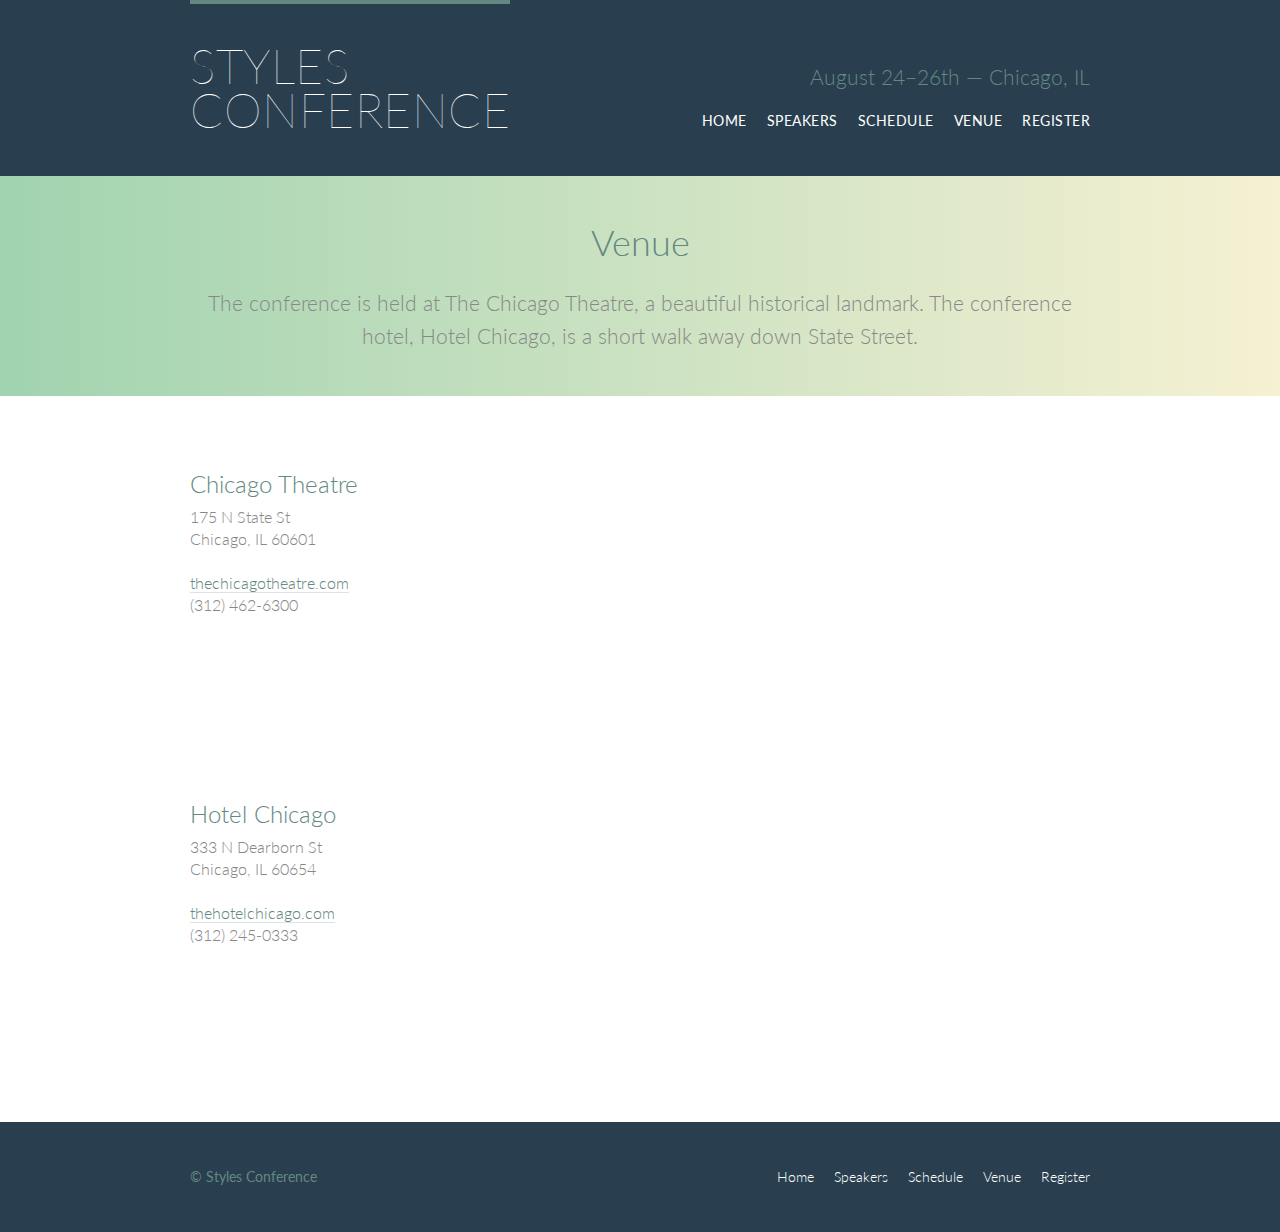
<file: venue.html>
<!DOCTYPE html>
<html lang="en">

  <head>
    <meta charset="utf-8">
    <title>Venue - Styles Conference</title>
    <link rel="stylesheet" href="assets/stylesheets/main.css">
    <link rel="stylesheet" href="http://fonts.googleapis.com/css?family=Lato:100,300,400">
  </head>

  <body>

    <header class="primary-header container group">

      <h1 class="logo">
        <a href="index.html">Styles <br> Conference</a>
      </h1>

      <h3 class="tagline">August 24&ndash;26th &mdash; Chicago, IL</h3>

      <nav class="nav primary-nav">
        <ul>
          <li><a href="index.html">Home</a></li><!--
          --><li><a href="speakers.html">Speakers</a></li><!--
          --><li><a href="schedule.html">Schedule</a></li><!--
          --><li><a href="venue.html">Venue</a></li><!--
          --><li><a href="register.html">Register</a></li>
        </ul>
      </nav>

    </header>
    <section class="row-alt">
      <div class="lead container">

        <h1>Venue</h1>

        <p>The conference is held at The Chicago Theatre, a beautiful historical landmark. The conference hotel, Hotel Chicago, is a short walk away down State Street.</p>

      </div>
    </section>

    <section class="row">
      <div class="grid">
        <section class="venue-theatre">

          <div class="col-1-3">
            <h2>Chicago Theatre</h2>
            <p>175 N State St <br> Chicago, IL 60601</p>
            <p><a href="http://www.thechicagotheatre.com/">thechicagotheatre.com</a> <br> (312) 462-6300</p>
          </div><!--

          --><iframe class="venue-map col-2-3" src="https://www.google.com/maps/embed?pb=!1m5!3m3!1m2!1s0x880e2ca55810a493%3A0x4700ddf60fcbfad6!2schicago+theatre!5e0!3m2!1sen!2sus!4v1388701393606"></iframe>

        </section>
        <section class="venue-hotel">

          <div class="col-1-3">
            <h2>Hotel Chicago</h2>
            <p>333 N Dearborn St <br> Chicago, IL 60654</p>
            <p><a href="http://thehotelchicago.com/">thehotelchicago.com</a> <br> (312) 245-0333</p>
          </div><!--

          --><iframe class="venue-map col-2-3" src="https://www.google.com/maps/embed?pb=!1m5!3m3!1m2!1s0x880e2cb1da049173%3A0xa5c91d255a775f0b!2sHotel+Sax+Chicago%2C+North+Dearborn+Street%2C+Chicago%2C+IL!5e0!3m2!1sen!2sus!4v1388702493978"></iframe>

        </section>

      </div>
    </section>
    <footer class="primary-footer container group">

      <small>&copy; Styles Conference</small>

      <nav class="nav">
        <ul>
          <li><a href="index.html">Home</a></li><!--
          --><li><a href="speakers.html">Speakers</a></li><!--
          --><li><a href="schedule.html">Schedule</a></li><!--
          --><li><a href="venue.html">Venue</a></li><!--
          --><li><a href="register.html">Register</a></li>
        </ul>
      </nav>

    </footer>

  </body>
</html>
</file>
<file: assets/stylesheets/main.css>
/* http://meyerweb.com/eric/tools/css/reset/
   v2.0 | 20110126
   License: none (public domain)
*/

html, body, div, span, applet, object, iframe,
h1, h2, h3, h4, h5, h6, p, blockquote, pre,
a, abbr, acronym, address, big, cite, code,
del, dfn, em, img, ins, kbd, q, s, samp,
small, strike, strong, sub, sup, tt, var,
b, u, i, center,
dl, dt, dd, ol, ul, li,
fieldset, form, label, legend,
table, caption, tbody, tfoot, thead, tr, th, td,
article, aside, canvas, details, embed,
figure, figcaption, footer, header, hgroup,
menu, nav, output, ruby, section, summary,
time, mark, audio, video {
  margin: 0;
  padding: 0;
  border: 0;
  font-size: 100%;
  font: inherit;
  vertical-align: baseline;
}
/* HTML5 display-role reset for older browsers */
article, aside, details, figcaption, figure,
footer, header, hgroup, menu, nav, section {
  display: block;
}
body {
  line-height: 1;
}
ol, ul {
  list-style: none;
}
blockquote, q {
  quotes: none;
}
blockquote:before, blockquote:after,
q:before, q:after {
  content: '';
  content: none;
}
table {
  border-collapse: collapse;
  border-spacing: 0;
}

/*
  ========================================
  Custom styles
  ========================================
*/

body {
  background: #293f50;
  color: #888;
  font: 300 16px/22px "Lato", "Open Sans", "Helvetica Neue", Helvetica, Arial, sans-serif;
}

/*
  ========================================
  Grid
  ========================================
*/

*,
*:before,
*:after {
  -webkit-box-sizing: border-box;
     -moz-box-sizing: border-box;
          box-sizing: border-box;
}
.container,
.grid {
  margin: 0 auto;
  width: 960px;
}
.container {
  padding-left: 30px;
  padding-right: 30px;
}
.grid,
.col-1-3,
.col-2-3 {
  padding-left: 15px;
  padding-right: 15px;
}
.col-1-3,
.col-2-3  {
  display: inline-block;
  vertical-align: top;
}
.col-1-3 {
  width: 33.33%;
}
.col-2-3 {
  width: 66.66%;
}

/*
  ========================================
  Clearfix
  ========================================
*/

.group:before,
.group:after {
  content: "";
  display: table;
}
.group:after {
  clear: both;
}
.group {
  clear: both;
  *zoom: 1;
}

/*
  ========================================
  Rows
  ========================================
*/

.row,
.row-alt {
  min-width: 960px;
}
.row {
  background: #fff;
  padding: 66px 0 44px 0;
}
.row-alt {
  background: #cbe2c1;
  background: -webkit-linear-gradient(to right, #a1d3b0, #f6f1d3);
  background:    -moz-linear-gradient(to right, #a1d3b0, #f6f1d3);
  background:         linear-gradient(to right, #a1d3b0, #f6f1d3);
  padding: 44px 0 22px 0;
}

/*
  ========================================
  Typography
  ========================================
*/

h1, h2, h3, h4 {
  color: #648880;
}
h1, h3, h4, h5, p {
  margin-bottom: 22px;
}
h1 {
  font-size: 36px;
  line-height: 44px;
}
h2 {
  font-size: 24px;
  line-height: 44px;
}
h3 {
  font-size: 21px;
}
h4 {
  font-size: 18px;
}
h5 {
  color: #a9b2b9;
  font-size: 14px;
  font-weight: 400;
  text-transform: uppercase;
}
strong {
  font-weight: 400;
}
cite,
em {
  font-style: italic;
}

/*
  ========================================
  Leads
  ========================================
*/

.lead {
  text-align: center;
}
.lead p {
  font-size: 21px;
  line-height: 33px;
}

/*
  ========================================
  Links
  ========================================
*/

a {
  color: #648880;
  text-decoration: none;
}
a:hover {
  color: #a9b2b9;
}
p a {
  border-bottom: 1px solid #dfe2e5;
}
.primary-header a,
.primary-footer a {
  color: #fff;
}
.primary-header a:hover,
.primary-footer a:hover {
  color: #648880;
}

/*
  ========================================
  Buttons
  ========================================
*/

.btn {
  border-radius: 5px;
  color: #fff;
  cursor: pointer;
  display: inline-block;
  font-weight: 400;
  letter-spacing: .5px;
  margin: 0;
  text-transform: uppercase;
}
.btn-alt {
  border: 1px solid #fff;
  padding: 10px 30px;
}
.btn-alt:hover {
  background: #fff;
  color: #648880;
}

/*
  ========================================
  Primary header
  ========================================
*/

.logo {
  border-top: 4px solid #648880;
  float: left;
  font-size: 48px;
  font-weight: 100;
  letter-spacing: .5px;
  line-height: 44px;
  padding: 40px 0 22px 0;
  text-transform: uppercase;
}
.tagline {
  margin: 66px 0 22px 0;
  text-align: right;
}
.primary-nav {
  font-size: 14px;
  font-weight: 400;
  letter-spacing: .5px;
  text-transform: uppercase;
}

/*
  ========================================
  Primary footer
  ========================================
*/

.primary-footer {
  color: #648880;
  font-size: 14px;
  padding-bottom: 44px;
  padding-top: 44px;
}
.primary-footer small {
  float: left;
  font-weight: 400;
}

/*
  ========================================
  Navigation
  ========================================
*/

.nav {
  text-align: right;
}
.nav li {
  display: inline-block;
  margin: 0 10px;
  vertical-align: top;
}
.nav li:last-child {
  margin-right: 0;
}

/*
  ========================================
  Home
  ========================================
*/

.hero {
  color: #fff;
  line-height: 44px;
  padding: 22px 80px 66px 80px;
  text-align: center;
}
.hero h2 {
  font-size: 36px;
}
.hero p {
  font-size: 24px;
  font-weight: 100;
}
.teaser a:hover h3 {
  color: #a9b2b9;
}
.teaser img {
  border-radius: 5px;
  display: block;
  margin-bottom: 22px;
  max-width: 100%
}

/*
  ========================================
  Speakers
  ========================================
*/

.speaker {
  margin-bottom: 44px;
}
.speaker-info {
  border: 1px solid #dfe2e5;
  border-radius: 5px;
  margin-top: 88px;
  padding-bottom: 22px;
  text-align: center;
}
.speaker-info img {
  border-radius: 50%;
  height: 130px;
  margin: -66px 0 22px 0;
  vertical-align: top;
}

/*
  ========================================
  Venue
  ========================================
*/

.venue-theatre {
  margin-bottom: 66px;
}
.venue-hotel {
  margin-bottom: 22px;
}
.venue-map {
  height: 264px;
}
/*
  ========================================
  Register
  ========================================
*/
.why-attend {
  list-style:square:
  margin: 0 0 22px 30pxs;
}
form {
  margin-bottom: 22px;
}
input,
select,
textarea {
  font: 300 16px/22px "Lato", "Open Sans", "Helvetica Neue", Helvetica, Arial, sans-serif;
}
.register-group label {
  color: #648880;
  cursor: pointer;
  font-weight: 400;
}
.register-group input,
.register-group select,
.register-group textarea {
  border: 1px solid #c6c9cc;
  border-radius: 5px;
  color: #888;
  display: block;
  margin: 5px 0 27px 0;
  padding: 5px 8px;
}
.register-group input,
.register-group textarea {
  width: 100%;
}
.register-group select {
  height: 34px;
  width: 60px;
}
.register-group textarea {
  height: 78px;
}
.btn-default {
  border: 0;
  background: #648880;
  padding: 11px 30px;
  font-size: 14px;
}
.btn-default:hover {
  background: #77a198;
}
/*
  ========================================
  Schedule
  ========================================
*/

table{
  margin-bottom: 44px;
  width:100%;
}
table:last-child{
  margin-bottom:0;
}
th, td{
  padding-bottom: 22px;
  vertical-align: top;
}
th{
  padding-right: 45px;
  text-align:right;
  width:20%;
}
td{
  width:40%;
}
thead{
  line-height:44px;
}
thead th{
  color:#648880;
  font-size:24px;
}
tbody th{
  color: #a9b2b9;
  font-size:14px;
  font-weight:400px;
  padding-top: 22px;
  text-transform: uppercase;
}
tbody td{
  border-top: 1px solid #dfe2e5;
  padding-top: 21px;
}
tbody td: first-of-type{
  padding-right:15px;
}
tbody td: last-of-type{
  padding-left: 15px;
}
tbody td: only-of-type{
  padding-left:0;
  padding-right: 0;
}
table a{
  color: #888;
}
table h4{
  margin-bottom: 0;
}
.schedule-offsey{
  color: #a9b2b9;
}
</file>
